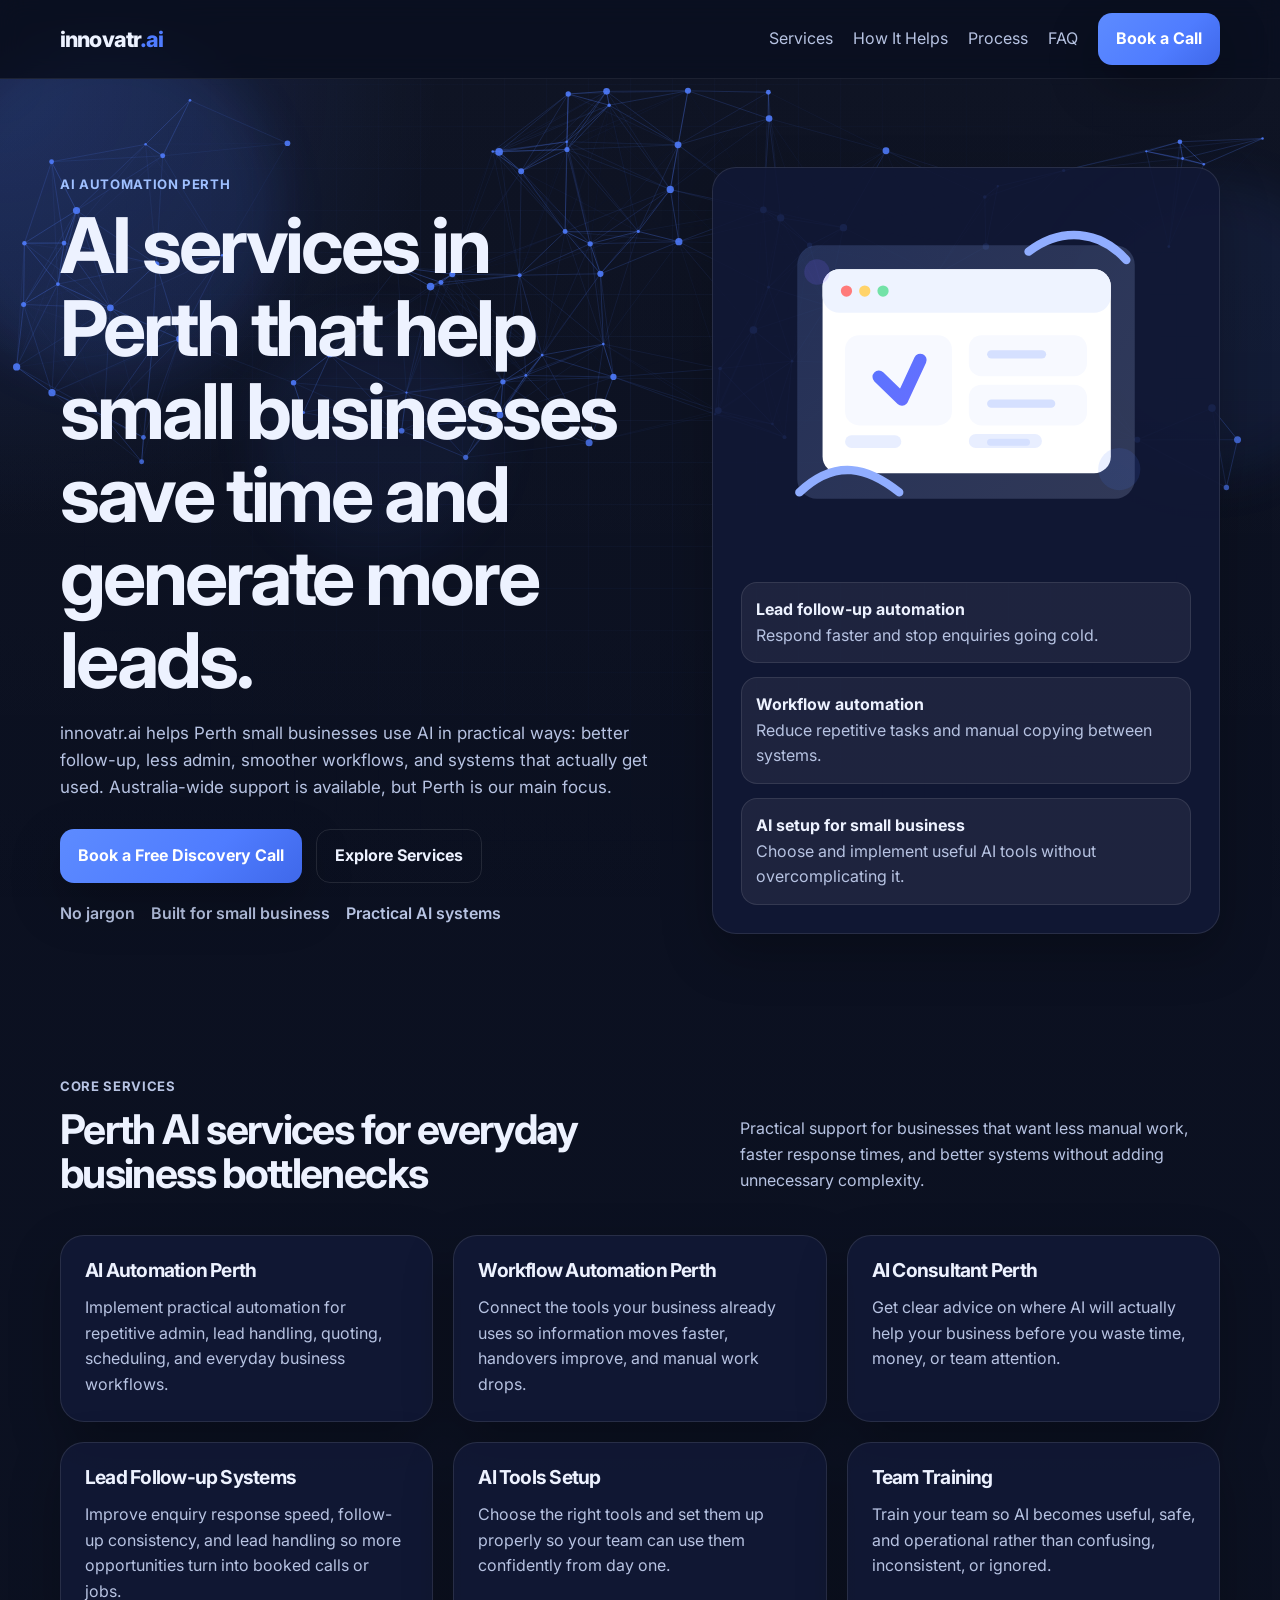
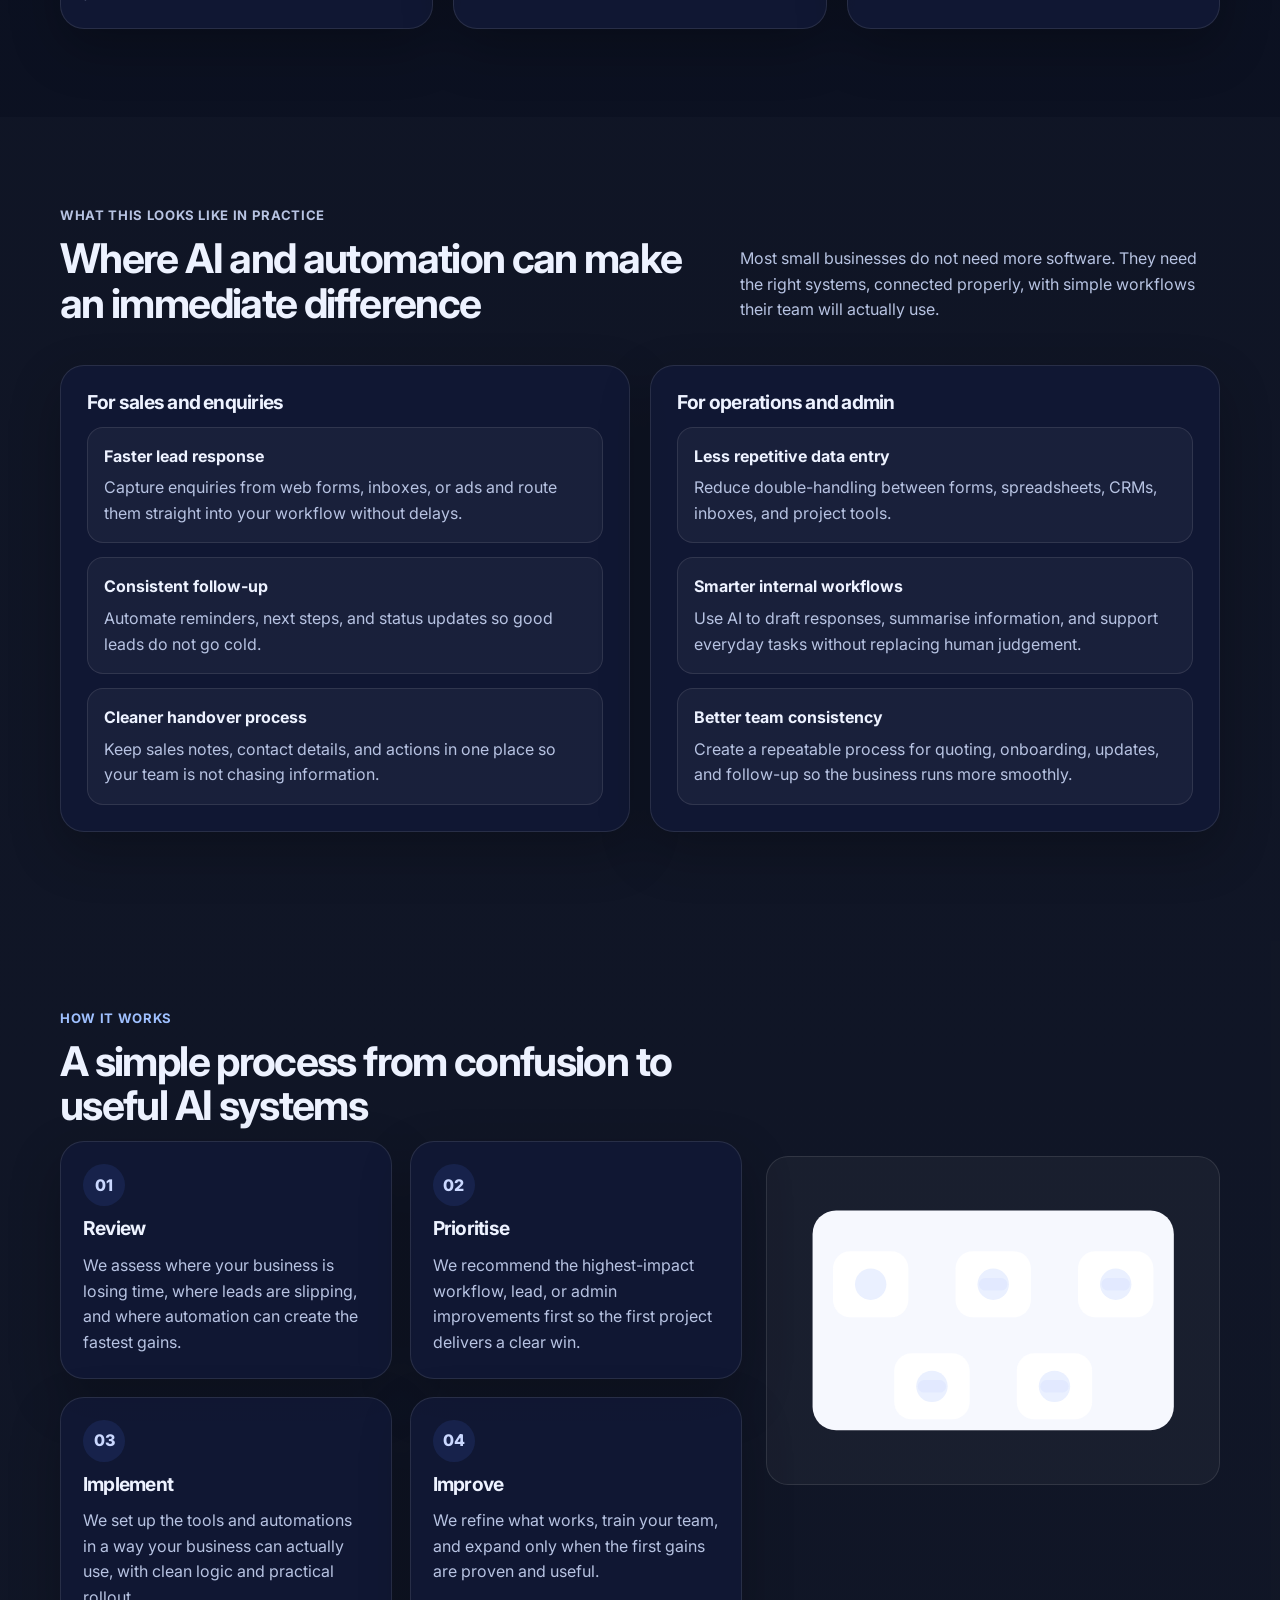
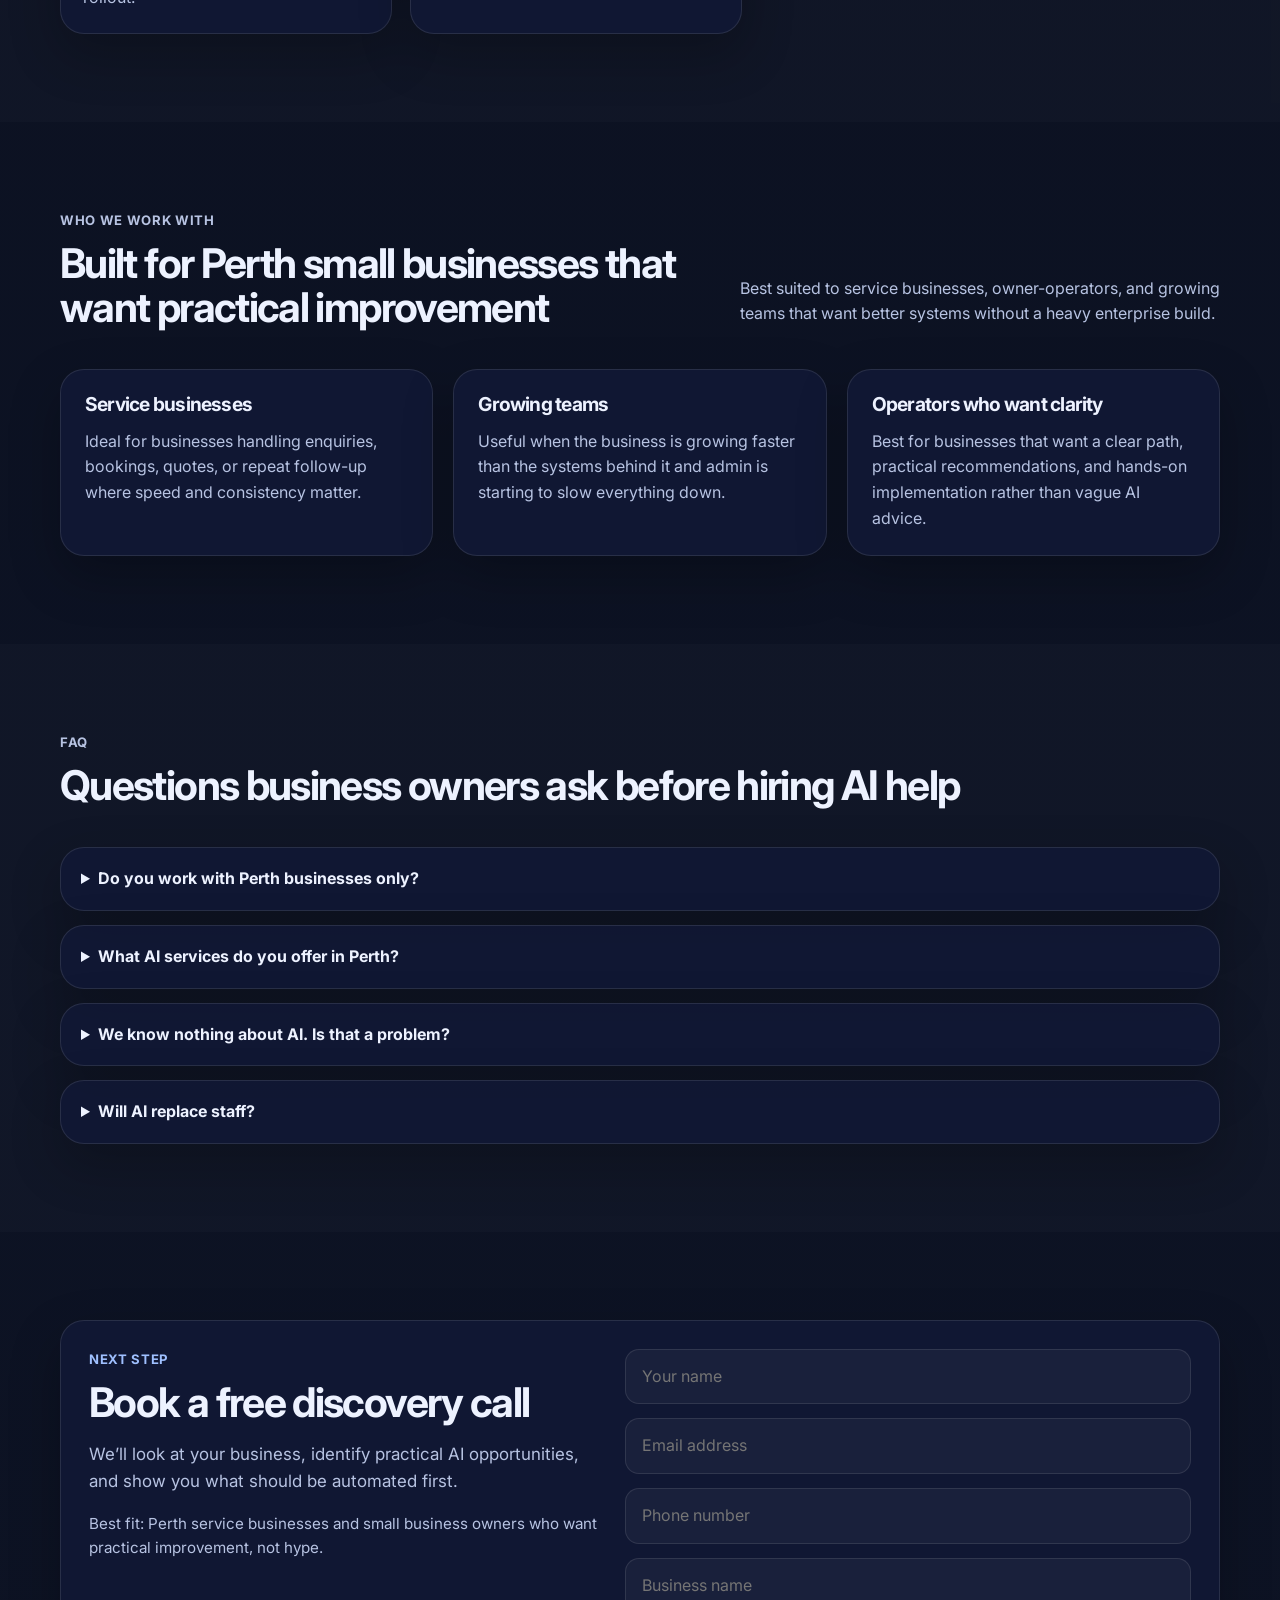
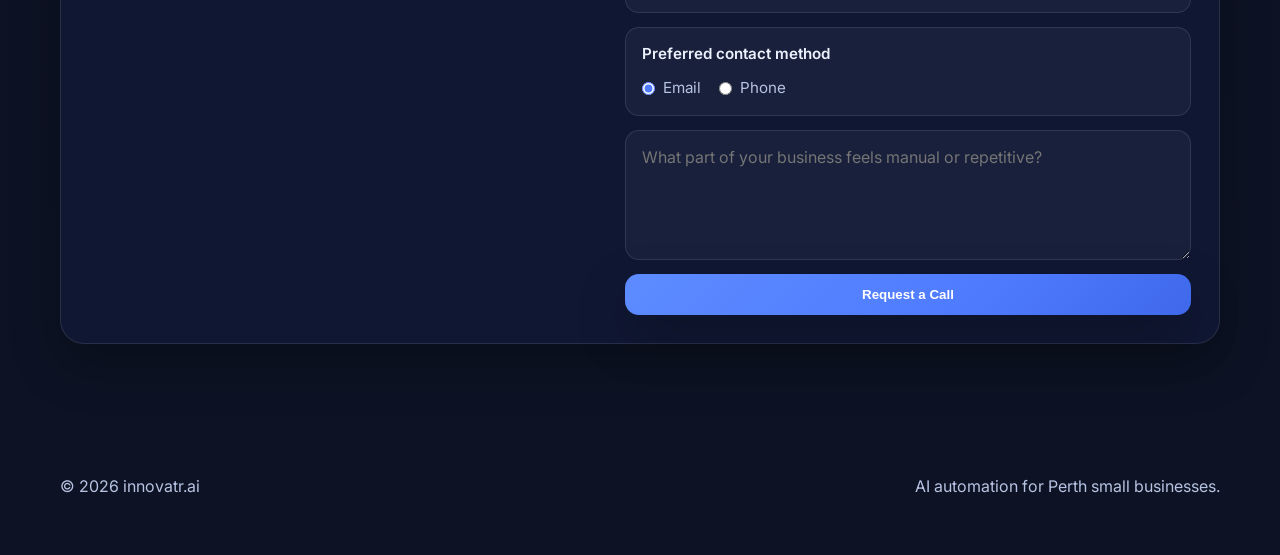
<file: index.html>
<!doctype html>
<html lang="en">
<head>
  <meta charset="UTF-8" />
  <meta name="viewport" content="width=device-width, initial-scale=1.0" />
  <title>AI Automation Perth for Small Business | innovatr.ai</title>
  <meta name="description" content="innovatr.ai helps Perth small businesses save time with AI automation, workflow systems, lead follow-up automation, and practical AI services that improve operations without the jargon." />
  <meta name="robots" content="index,follow,max-image-preview:large" />
  <meta name="keywords" content="AI automation Perth, AI services Perth, AI consultant Perth, small business AI Perth, workflow automation Perth, AI automation Australia" />
  <link rel="canonical" href="https://innovatr.ai/" />
  <meta property="og:title" content="AI Automation Perth for Small Business | innovatr.ai" />
  <meta property="og:description" content="Practical AI automation and workflow improvement for Perth small businesses. Save time, reduce admin, and generate more enquiries." />
  <meta property="og:type" content="website" />
  <meta property="og:url" content="https://innovatr.ai/" />
  <meta name="twitter:card" content="summary_large_image" />
  <meta name="twitter:title" content="AI Automation Perth for Small Business | innovatr.ai" />
  <meta name="twitter:description" content="AI services in Perth for small businesses that want practical automation and better systems." />
  <script type="application/ld+json">
  {
    "@context": "https://schema.org",
    "@graph": [
      {
        "@type": "ProfessionalService",
        "name": "innovatr.ai",
        "url": "https://innovatr.ai/",
        "description": "AI automation and workflow improvement services for small businesses in Perth and across Australia.",
        "areaServed": [
          {"@type": "City", "name": "Perth"},
          {"@type": "Country", "name": "Australia"}
        ],
        "serviceType": [
          "AI automation",
          "Workflow automation",
          "Lead follow-up automation",
          "AI tools setup",
          "AI consulting for small business"
        ]
      },
      {
        "@type": "FAQPage",
        "mainEntity": [
          {
            "@type": "Question",
            "name": "Do you work with Perth businesses only?",
            "acceptedAnswer": {
              "@type": "Answer",
              "text": "Perth is our primary focus, especially for local service businesses, but we can also work with businesses across Australia."
            }
          },
          {
            "@type": "Question",
            "name": "What AI services do you offer in Perth?",
            "acceptedAnswer": {
              "@type": "Answer",
              "text": "We help with AI automation, workflow improvement, lead follow-up systems, internal admin processes, AI tool setup, and practical team implementation."
            }
          }
        ]
      }
    ]
  }
  </script>
  <link rel="preconnect" href="https://fonts.googleapis.com">
  <link rel="preconnect" href="https://fonts.gstatic.com" crossorigin>
  <link href="https://fonts.googleapis.com/css2?family=Inter:wght@400;500;600;700;800&display=swap" rel="stylesheet">
  <style>
    :root {
      --bg: #0d1324;
      --bg-soft: #121a31;
      --panel: rgba(18, 25, 54, 0.88);
      --panel-2: rgba(255,255,255,0.06);
      --text: #edf2ff;
      --muted: #b7c3e2;
      --line: rgba(255,255,255,0.1);
      --brand: #4f7cff;
      --brand-dark: #2b57d9;
      --brand-soft: rgba(79,124,255,0.12);
      --white: #ffffff;
      --shadow: 0 20px 50px rgba(0, 0, 0, 0.25);
    }
    * { box-sizing: border-box; }
    html { scroll-behavior: smooth; }
    body {
      margin: 0;
      font-family: 'Inter', sans-serif;
      color: var(--text);
      background: linear-gradient(180deg, #0b1020 0%, #0d1324 100%);
      line-height: 1.6;
      overflow-x: hidden;
      position: relative;
    }
    .bg-animation {
      position: fixed;
      inset: 0;
      pointer-events: none;
      z-index: -1;
      overflow: hidden;
      mask-image: linear-gradient(to bottom, rgba(0,0,0,1) 0%, rgba(0,0,0,1) 42%, rgba(0,0,0,0.55) 68%, rgba(0,0,0,0) 100%);
    }
    #particles {
      position: absolute;
      inset: 0;
      width: 100%;
      height: 100%;
      opacity: 1;
    }
    .orb {
      position: absolute;
      border-radius: 999px;
      filter: blur(24px);
      opacity: 0.55;
      animation: drift 18s ease-in-out infinite;
    }
    .orb-1 {
      width: 340px;
      height: 340px;
      background: rgba(79, 124, 255, 0.22);
      top: 40px;
      left: -60px;
    }
    .orb-2 {
      width: 300px;
      height: 300px;
      background: rgba(79, 124, 255, 0.16);
      top: 180px;
      right: -80px;
      animation-duration: 22s;
    }
    .orb-3 {
      width: 240px;
      height: 240px;
      background: rgba(79, 124, 255, 0.14);
      top: 320px;
      left: 20%;
      animation-duration: 20s;
    }
    .grid {
      position: absolute;
      inset: 0;
      background-image: linear-gradient(rgba(79,124,255,0.05) 1px, transparent 1px), linear-gradient(90deg, rgba(79,124,255,0.05) 1px, transparent 1px);
      background-size: 42px 42px;
      mask-image: radial-gradient(circle at center, black 20%, transparent 75%);
    }
    a { color: inherit; text-decoration: none; }
    .container { width: min(1160px, calc(100% - 40px)); margin: 0 auto; }
    .site-header {
      position: sticky; top: 0; z-index: 30;
      background: rgba(11, 16, 32, 0.72);
      backdrop-filter: blur(12px);
      border-bottom: 1px solid rgba(255,255,255,0.08);
    }
    .nav { min-height: 78px; display: flex; align-items: center; justify-content: space-between; gap: 20px; }
    .brand { font-size: 1.35rem; font-weight: 800; letter-spacing: -0.04em; }
    .brand span { color: var(--brand); }
    nav { display: flex; align-items: center; gap: 20px; color: var(--muted); }
    nav a:not(.btn) { position: relative; padding: 6px 0; }
    nav a:not(.btn)::after {
      content: ""; position: absolute; left: 0; bottom: -2px; width: 100%; height: 2px;
      background: linear-gradient(90deg, var(--brand), rgba(79,124,255,0.3)); transform: scaleX(0); transform-origin: left; transition: transform .2s ease;
    }
    nav a:not(.btn):hover::after { transform: scaleX(1); }
    .btn {
      display: inline-flex; align-items: center; justify-content: center; gap: 10px; padding: 13px 18px; border-radius: 14px;
      background: linear-gradient(135deg, #5d8bff 0%, var(--brand) 60%, #3f68ea 100%);
      color: white; font-weight: 700; border: 0; box-shadow: var(--shadow);
      transition: transform .26s ease, box-shadow .26s ease, background .26s ease, border-color .26s ease, opacity .26s ease;
      will-change: transform;
      cursor: pointer;
    }
    .btn:hover {
      transform: translateY(-2px);
      box-shadow: 0 26px 60px rgba(0, 0, 0, 0.34);
      background: linear-gradient(135deg, #6c97ff 0%, #5683ff 60%, #476ff0 100%);
    }
    .btn:active {
      transform: translateY(0) scale(0.985);
      box-shadow: 0 12px 30px rgba(0, 0, 0, 0.24);
    }
    .btn:focus-visible {
      outline: 2px solid rgba(159, 192, 255, 0.95);
      outline-offset: 3px;
    }
    .btn-secondary {
      background: transparent;
      border: 1px solid var(--line);
      color: var(--text);
      box-shadow: none;
    }
    .btn-secondary:hover {
      background: rgba(255,255,255,0.08);
      border-color: rgba(255,255,255,0.18);
      box-shadow: 0 18px 40px rgba(0, 0, 0, 0.22);
    }
    .btn.is-loading,
    .btn:disabled {
      opacity: 0.88;
      cursor: wait;
      pointer-events: none;
      transform: none;
      box-shadow: 0 14px 34px rgba(0, 0, 0, 0.2);
    }
    .hero {
      position: relative; padding: 88px 0 54px;
      background: radial-gradient(circle at top left, rgba(79,124,255,0.18), transparent 28%), linear-gradient(180deg, rgba(255,255,255,0.02), rgba(255,255,255,0));
    }
    .hero-grid { display: grid; grid-template-columns: 1.1fr .9fr; gap: 30px; align-items: center; }
    .eyebrow { margin: 0 0 10px; color: #9fc0ff; font-size: .82rem; font-weight: 700; text-transform: uppercase; letter-spacing: .05em; }
    h1,h2,h3 { margin: 0 0 14px; line-height: 1.08; letter-spacing: -.04em; }
    h1 { font-size: clamp(2.7rem, 6vw, 4.9rem); max-width: 12ch; }
    h2 { font-size: clamp(1.9rem, 3.2vw, 3.2rem); }
    h3 { font-size: 1.2rem; }
    .lead, .section-text, .subtext { color: var(--muted); font-size: 1.06rem; }
    .hero-actions { display: flex; gap: 14px; flex-wrap: wrap; margin: 28px 0 18px; }
    .trust-list { list-style: none; padding: 0; margin: 0; display: flex; gap: 16px; flex-wrap: wrap; color: var(--muted); font-weight: 600; }
    .hero-card, .card, .step, .faq details, .cta-box, .feature-panel {
      background: var(--panel); border: 1px solid var(--line); border-radius: 24px; box-shadow: var(--shadow);
    }
    .hero-card { padding: 28px; }
    .hero-card img, .side-illustration img { width: 100%; height: auto; display: block; }
    .hero-card { display: grid; gap: 20px; }
    .mini-list { display: grid; gap: 14px; }
    .mini-list div { padding: 14px; border-radius: 16px; background: var(--panel-2); border: 1px solid var(--line); }
    .mini-list span { color: var(--muted); display: block; }
    .section { padding: 88px 0; }
    .alt { background: rgba(255,255,255,0.02); }
    .section-heading { display: flex; justify-content: space-between; gap: 20px; align-items: end; margin-bottom: 26px; }
    .section-heading p { max-width: 480px; color: var(--muted); }
    .cards { display: grid; gap: 20px; }
    .three-up { grid-template-columns: repeat(3, minmax(0,1fr)); }
    .two-up { grid-template-columns: repeat(2, minmax(0,1fr)); }
    .card { padding: 24px; }
    .card p { margin: 0; color: var(--muted); }
    .steps { display: grid; grid-template-columns: repeat(2, minmax(0,1fr)); gap: 18px; }
    .step { padding: 22px; }
    .step span {
      width: 42px; height: 42px; border-radius: 999px; display: inline-flex; align-items: center; justify-content: center;
      background: var(--brand-soft); color: #cbd8ff; font-weight: 800; margin-bottom: 12px;
    }
    .step p { margin: 0; color: var(--muted); }
    .how-grid { display: grid; grid-template-columns: 1.2fr .8fr; gap: 24px; align-items: center; }
    .side-illustration { padding: 22px; background: rgba(255,255,255,0.04); border: 1px solid var(--line); border-radius: 22px; }
    .process-animated-svg {
      width: 100%;
      height: auto;
      display: block;
    }
    .process-animated-svg .flow-line {
      stroke-dasharray: 120;
      stroke-dashoffset: 120;
      animation: drawFlow 6.2s ease-in-out infinite;
    }
    .process-animated-svg .flow-line.delay-2 { animation-delay: .9s; }
    .process-animated-svg .flow-line.delay-3 { animation-delay: 1.8s; }
    .process-animated-svg .flow-line.delay-4 { animation-delay: 2.7s; }
    .process-animated-svg .node {
      transform-box: fill-box;
      transform-origin: center;
      animation: nodePulse 6.2s ease-in-out infinite;
    }
    .process-animated-svg .node.n2 { animation-delay: .9s; }
    .process-animated-svg .node.n3 { animation-delay: 1.8s; }
    .process-animated-svg .node.n4 { animation-delay: 2.7s; }
    .process-animated-svg .node.n5 { animation-delay: 3.6s; }
    .process-animated-svg .mini-bar {
      opacity: .25;
      animation: barGlow 6.2s ease-in-out infinite;
    }
    .process-animated-svg .mini-bar.b2 { animation-delay: 1.8s; }
    .process-animated-svg .mini-bar.b3 { animation-delay: 2.7s; }
    .process-animated-svg .mini-bar.b4 { animation-delay: 3.6s; }
    .process-animated-svg .tick-mark {
      stroke-dasharray: 28;
      stroke-dashoffset: 28;
      animation: tickReveal 6.2s ease-in-out infinite;
    }
    .feature-panel { padding: 26px; }
    .feature-list { display: grid; gap: 14px; }
    .feature-item { padding: 16px; border-radius: 16px; background: rgba(255,255,255,0.04); border: 1px solid var(--line); }
    .feature-item strong { display: block; margin-bottom: 6px; }
    .feature-item p { margin: 0; color: var(--muted); }
    .faq { display: grid; gap: 14px; }
    .faq details { padding: 18px 20px; }
    .faq summary { cursor: pointer; font-weight: 700; }
    .faq p { margin: 10px 0 0; color: var(--muted); }
    .cta-box { display: grid; grid-template-columns: .95fr 1.05fr; gap: 24px; padding: 28px; }
    .contact-form { display: grid; gap: 14px; }
    .form-status {
      display: none;
      margin-top: 16px;
      padding: 14px 16px;
      border-radius: 14px;
      border: 1px solid var(--line);
      background: rgba(255,255,255,0.04);
      color: var(--text);
    }
    .hp-field {
      position: absolute !important;
      left: -9999px !important;
      width: 1px;
      height: 1px;
      overflow: hidden;
    }
    .form-status.is-visible { display: block; }
    .form-status.is-success {
      background: rgba(44, 182, 125, 0.12);
      border-color: rgba(44, 182, 125, 0.35);
    }
    .form-status.is-error {
      background: rgba(255, 107, 107, 0.12);
      border-color: rgba(255, 107, 107, 0.35);
    }
    input, textarea {
      width: 100%; border: 1px solid var(--line); border-radius: 14px; padding: 14px 16px;
      font: inherit; color: var(--text); background: rgba(255,255,255,0.04);
    }
    .radio-group {
      display: grid;
      gap: 10px;
      padding: 14px 16px;
      border-radius: 14px;
      border: 1px solid var(--line);
      background: rgba(255,255,255,0.04);
    }
    .radio-group-label {
      font-size: 0.95rem;
      font-weight: 600;
      color: var(--text);
    }
    .radio-options {
      display: flex;
      gap: 18px;
      flex-wrap: wrap;
    }
    .radio-option {
      display: inline-flex;
      align-items: center;
      gap: 8px;
      color: var(--muted);
      font-size: 0.95rem;
    }
    .radio-option input {
      width: auto;
      margin: 0;
      accent-color: var(--brand);
    }
    textarea { min-height: 130px; resize: vertical; }
    .footer { padding: 26px 0 40px; color: var(--muted); }
    .footer-row { display: flex; justify-content: space-between; gap: 16px; }
    .small { font-size: .95rem; color: var(--muted); }
    @keyframes drift {
      0%, 100% { transform: translate3d(0, 0, 0) scale(1); }
      50% { transform: translate3d(18px, -24px, 0) scale(1.06); }
    }
    @keyframes drawFlow {
      0%, 8% { stroke-dashoffset: 120; opacity: .18; }
      18%, 78% { stroke-dashoffset: 0; opacity: 1; }
      100% { stroke-dashoffset: 0; opacity: .2; }
    }
    @keyframes nodePulse {
      0%, 10% { transform: scale(1); opacity: .72; }
      18%, 28% { transform: scale(1.12); opacity: 1; }
      36%, 100% { transform: scale(1); opacity: .88; }
    }
    @keyframes barGlow {
      0%, 18% { opacity: .18; }
      26%, 82% { opacity: .9; }
      100% { opacity: .25; }
    }
    @keyframes tickReveal {
      0%, 62% { stroke-dashoffset: 28; opacity: 0; }
      72%, 88% { stroke-dashoffset: 0; opacity: 1; }
      100% { stroke-dashoffset: 0; opacity: .92; }
    }
    @media (max-width: 920px) {
      .hero-grid, .three-up, .two-up, .how-grid, .cta-box, .section-heading, .steps { grid-template-columns: 1fr; }
      nav { display: none; }
    }
    @media (max-width: 640px) {
      .container { width: min(1160px, calc(100% - 24px)); }
      .btn, .btn-secondary { width: 100%; }
      .hero { padding-top: 56px; }
      .section { padding: 68px 0; }
      .trust-list, .footer-row { display: grid; }
    }
  </style>
</head>
<body>
  <div class="bg-animation" aria-hidden="true">
    <canvas id="particles"></canvas>
    <span class="orb orb-1"></span>
    <span class="orb orb-2"></span>
    <span class="orb orb-3"></span>
    <span class="grid"></span>
  </div>
  <header class="site-header">
    <div class="container nav">
      <a class="brand" href="#top">innovatr<span>.ai</span></a>
      <nav>
        <a href="#services">Services</a>
        <a href="#how-it-helps">How It Helps</a>
        <a href="#process">Process</a>
        <a href="#faq">FAQ</a>
        <a href="#contact" class="btn">Book a Call</a>
      </nav>
    </div>
  </header>

  <main id="top">
    <section class="hero">
      <div class="container hero-grid">
        <div>
          <p class="eyebrow">AI automation Perth</p>
          <h1>AI services in Perth that help small businesses save time and generate more leads.</h1>
          <p class="lead">innovatr.ai helps Perth small businesses use AI in practical ways: better follow-up, less admin, smoother workflows, and systems that actually get used. Australia-wide support is available, but Perth is our main focus.</p>
          <div class="hero-actions">
            <a href="#contact" class="btn">Book a Free Discovery Call</a>
            <a href="#services" class="btn btn-secondary">Explore Services</a>
          </div>
          <ul class="trust-list">
            <li>No jargon</li>
            <li>Built for small business</li>
            <li>Practical AI systems</li>
          </ul>
        </div>
        <div class="hero-card">
          <img src="assets/hero-automation.svg" alt="AI automation and workflow improvement illustration for small business" />
          <div class="mini-list">
            <div>
              <strong>Lead follow-up automation</strong>
              <span>Respond faster and stop enquiries going cold.</span>
            </div>
            <div>
              <strong>Workflow automation</strong>
              <span>Reduce repetitive tasks and manual copying between systems.</span>
            </div>
            <div>
              <strong>AI setup for small business</strong>
              <span>Choose and implement useful AI tools without overcomplicating it.</span>
            </div>
          </div>
        </div>
      </div>
    </section>

    <section id="services" class="section">
      <div class="container">
        <div class="section-heading">
          <div>
            <p class="eyebrow">Core services</p>
            <h2>Perth AI services for everyday business bottlenecks</h2>
          </div>
          <p>Practical support for businesses that want less manual work, faster response times, and better systems without adding unnecessary complexity.</p>
        </div>
        <div class="cards three-up">
          <article class="card">
            <h3>AI Automation Perth</h3>
            <p>Implement practical automation for repetitive admin, lead handling, quoting, scheduling, and everyday business workflows.</p>
          </article>
          <article class="card">
            <h3>Workflow Automation Perth</h3>
            <p>Connect the tools your business already uses so information moves faster, handovers improve, and manual work drops.</p>
          </article>
          <article class="card">
            <h3>AI Consultant Perth</h3>
            <p>Get clear advice on where AI will actually help your business before you waste time, money, or team attention.</p>
          </article>
          <article class="card">
            <h3>Lead Follow-up Systems</h3>
            <p>Improve enquiry response speed, follow-up consistency, and lead handling so more opportunities turn into booked calls or jobs.</p>
          </article>
          <article class="card">
            <h3>AI Tools Setup</h3>
            <p>Choose the right tools and set them up properly so your team can use them confidently from day one.</p>
          </article>
          <article class="card">
            <h3>Team Training</h3>
            <p>Train your team so AI becomes useful, safe, and operational rather than confusing, inconsistent, or ignored.</p>
          </article>
        </div>
      </div>
    </section>

    <section id="how-it-helps" class="section alt">
      <div class="container">
        <div class="section-heading">
          <div>
            <p class="eyebrow">What this looks like in practice</p>
            <h2>Where AI and automation can make an immediate difference</h2>
          </div>
          <p>Most small businesses do not need more software. They need the right systems, connected properly, with simple workflows their team will actually use.</p>
        </div>
        <div class="cards two-up">
          <div class="feature-panel">
            <h3>For sales and enquiries</h3>
            <div class="feature-list">
              <div class="feature-item">
                <strong>Faster lead response</strong>
                <p>Capture enquiries from web forms, inboxes, or ads and route them straight into your workflow without delays.</p>
              </div>
              <div class="feature-item">
                <strong>Consistent follow-up</strong>
                <p>Automate reminders, next steps, and status updates so good leads do not go cold.</p>
              </div>
              <div class="feature-item">
                <strong>Cleaner handover process</strong>
                <p>Keep sales notes, contact details, and actions in one place so your team is not chasing information.</p>
              </div>
            </div>
          </div>
          <div class="feature-panel">
            <h3>For operations and admin</h3>
            <div class="feature-list">
              <div class="feature-item">
                <strong>Less repetitive data entry</strong>
                <p>Reduce double-handling between forms, spreadsheets, CRMs, inboxes, and project tools.</p>
              </div>
              <div class="feature-item">
                <strong>Smarter internal workflows</strong>
                <p>Use AI to draft responses, summarise information, and support everyday tasks without replacing human judgement.</p>
              </div>
              <div class="feature-item">
                <strong>Better team consistency</strong>
                <p>Create a repeatable process for quoting, onboarding, updates, and follow-up so the business runs more smoothly.</p>
              </div>
            </div>
          </div>
        </div>
      </div>
    </section>

    <section id="process" class="section alt">
      <div class="container how-grid">
        <div>
          <p class="eyebrow">How it works</p>
          <h2>A simple process from confusion to useful AI systems</h2>
          <div class="steps">
            <div class="step">
              <span>01</span>
              <h3>Review</h3>
              <p>We assess where your business is losing time, where leads are slipping, and where automation can create the fastest gains.</p>
            </div>
            <div class="step">
              <span>02</span>
              <h3>Prioritise</h3>
              <p>We recommend the highest-impact workflow, lead, or admin improvements first so the first project delivers a clear win.</p>
            </div>
            <div class="step">
              <span>03</span>
              <h3>Implement</h3>
              <p>We set up the tools and automations in a way your business can actually use, with clean logic and practical rollout.</p>
            </div>
            <div class="step">
              <span>04</span>
              <h3>Improve</h3>
              <p>We refine what works, train your team, and expand only when the first gains are proven and useful.</p>
            </div>
          </div>
        </div>
        <div class="side-illustration">
          <svg class="process-animated-svg" viewBox="0 0 520 360" fill="none" xmlns="http://www.w3.org/2000/svg" aria-label="Animated workflow from first step through to completed result">
            <defs>
              <linearGradient id="processGradient" x1="46" y1="60" x2="454" y2="309" gradientUnits="userSpaceOnUse">
                <stop stop-color="#4F7CFF"/>
                <stop offset="1" stop-color="#7B61FF"/>
              </linearGradient>
            </defs>
            <rect x="30" y="40" width="460" height="280" rx="30" fill="#F6F8FE"/>
            <rect x="56" y="92" width="96" height="84" rx="22" fill="white"/>
            <rect x="212" y="92" width="96" height="84" rx="22" fill="white"/>
            <rect x="368" y="92" width="96" height="84" rx="22" fill="white"/>
            <rect x="134" y="222" width="96" height="84" rx="22" fill="white"/>
            <rect x="290" y="222" width="96" height="84" rx="22" fill="white"/>
            <path class="flow-line delay-1" d="M152 134H212" stroke="url(#processGradient)" stroke-width="8" stroke-linecap="round"/>
            <path class="flow-line delay-2" d="M308 134H368" stroke="url(#processGradient)" stroke-width="8" stroke-linecap="round"/>
            <path class="flow-line delay-3" d="M416 176V212H338" stroke="url(#processGradient)" stroke-width="8" stroke-linecap="round" stroke-linejoin="round"/>
            <path class="flow-line delay-4" d="M182 222V196" stroke="url(#processGradient)" stroke-width="8" stroke-linecap="round"/>
            <circle class="node n1" cx="104" cy="134" r="20" fill="#EAF0FF"/>
            <circle class="node n2" cx="260" cy="134" r="20" fill="#EAF0FF"/>
            <circle class="node n3" cx="416" cy="134" r="20" fill="#EAF0FF"/>
            <circle class="node n4" cx="182" cy="264" r="20" fill="#EAF0FF"/>
            <circle class="node n5" cx="338" cy="264" r="20" fill="#EAF0FF"/>
            <path class="tick-mark" d="M95 134L101 140L114 127" stroke="#4F7CFF" stroke-width="6" stroke-linecap="round" stroke-linejoin="round"/>
            <rect class="mini-bar b1" x="242" y="126" width="36" height="16" rx="8" fill="#4F7CFF" fill-opacity="0.2"/>
            <rect class="mini-bar b2" x="398" y="126" width="36" height="16" rx="8" fill="#4F7CFF" fill-opacity="0.2"/>
            <rect class="mini-bar b3" x="164" y="256" width="36" height="16" rx="8" fill="#4F7CFF" fill-opacity="0.2"/>
            <rect class="mini-bar b4" x="320" y="256" width="36" height="16" rx="8" fill="#4F7CFF" fill-opacity="0.2"/>
          </svg>
        </div>
      </div>
    </section>

    <section class="section">
      <div class="container">
        <div class="section-heading">
          <div>
            <p class="eyebrow">Who we work with</p>
            <h2>Built for Perth small businesses that want practical improvement</h2>
          </div>
          <p>Best suited to service businesses, owner-operators, and growing teams that want better systems without a heavy enterprise build.</p>
        </div>
        <div class="cards three-up">
          <article class="card">
            <h3>Service businesses</h3>
            <p>Ideal for businesses handling enquiries, bookings, quotes, or repeat follow-up where speed and consistency matter.</p>
          </article>
          <article class="card">
            <h3>Growing teams</h3>
            <p>Useful when the business is growing faster than the systems behind it and admin is starting to slow everything down.</p>
          </article>
          <article class="card">
            <h3>Operators who want clarity</h3>
            <p>Best for businesses that want a clear path, practical recommendations, and hands-on implementation rather than vague AI advice.</p>
          </article>
        </div>
      </div>
    </section>

    <section id="faq" class="section alt">
      <div class="container">
        <div class="section-heading">
          <div>
            <p class="eyebrow">FAQ</p>
            <h2>Questions business owners ask before hiring AI help</h2>
          </div>
        </div>
        <div class="faq">
          <details>
            <summary>Do you work with Perth businesses only?</summary>
            <p>Perth is our main focus, especially for local service businesses, but we can also work with businesses across Australia.</p>
          </details>
          <details>
            <summary>What AI services do you offer in Perth?</summary>
            <p>We help with AI automation, workflow improvement, lead follow-up systems, AI tools setup, internal admin systems, and practical implementation support.</p>
          </details>
          <details>
            <summary>We know nothing about AI. Is that a problem?</summary>
            <p>No. Most small business owners start there. The goal is to make it practical, clear, and useful, not technical for the sake of it.</p>
          </details>
          <details>
            <summary>Will AI replace staff?</summary>
            <p>Usually the goal is not to replace staff. It is to reduce repetitive work, improve speed, and help your team operate more effectively.</p>
          </details>
        </div>
      </div>
    </section>

    <section id="contact" class="section">
      <div class="container cta-box">
        <div>
          <p class="eyebrow">Next step</p>
          <h2>Book a free discovery call</h2>
          <p class="subtext">We’ll look at your business, identify practical AI opportunities, and show you what should be automated first.</p>
          <p class="small">Best fit: Perth service businesses and small business owners who want practical improvement, not hype.</p>
        </div>
        <form class="contact-form" action="contact.php" method="post">
          <div class="hp-field" aria-hidden="true">
            <label for="website">Website</label>
            <input type="text" id="website" name="website" tabindex="-1" autocomplete="off" />
          </div>
          <input type="hidden" name="form_started_at" id="form-started-at" value="" />
          <input type="text" name="name" placeholder="Your name" required />
          <input type="email" name="email" placeholder="Email address" required />
          <input type="tel" name="phone" placeholder="Phone number" />
          <input type="text" name="business_name" placeholder="Business name" />
          <div class="radio-group">
            <div class="radio-group-label">Preferred contact method</div>
            <div class="radio-options">
              <label class="radio-option"><input type="radio" name="contact_preference" value="Email" checked /> Email</label>
              <label class="radio-option"><input type="radio" name="contact_preference" value="Phone" /> Phone</label>
            </div>
          </div>
          <textarea name="message" placeholder="What part of your business feels manual or repetitive?" required></textarea>
          <button type="submit" class="btn" data-default-label="Request a Call" data-loading-label="Sending...">Request a Call</button>
        </form>
        <div id="form-status" class="form-status" aria-live="polite"></div>
      </div>
    </section>
  </main>

  <footer class="footer">
    <div class="container footer-row">
      <p>© 2026 innovatr.ai</p>
      <p>AI automation for Perth small businesses.</p>
    </div>
  </footer>

  <script>
    (function () {
      const canvas = document.getElementById('particles');
      const ctx = canvas ? canvas.getContext('2d') : null;
      let particles = [];
      let w = 0;
      let h = 0;
      let dpr = Math.min(window.devicePixelRatio || 1, 2);
      const mouse = { x: null, y: null, active: false };

      function resizeParticles() {
        if (!canvas || !ctx) return;
        w = window.innerWidth;
        h = window.innerHeight;
        canvas.width = w * dpr;
        canvas.height = h * dpr;
        canvas.style.width = w + 'px';
        canvas.style.height = h + 'px';
        ctx.setTransform(dpr, 0, 0, dpr, 0, 0);
        createParticles();
      }

      function createParticles() {
        const count = Math.max(90, Math.floor(w / 14));
        particles = Array.from({ length: count }, function () {
          return {
            x: Math.random() * w,
            y: 76 + (Math.random() * Math.min(h, 420)),
            vx: (Math.random() - 0.5) * 0.55,
            vy: (Math.random() - 0.5) * 0.45,
            r: Math.random() * 2.8 + 1.1
          };
        });
      }

      function drawParticles() {
        if (!canvas || !ctx) return;
        ctx.clearRect(0, 0, w, h);

        for (const p of particles) {
          p.x += p.vx;
          p.y += p.vy;

          if (mouse.active && mouse.x !== null && mouse.y !== null) {
            const dx = mouse.x - p.x;
            const dy = mouse.y - p.y;
            const dist = Math.hypot(dx, dy);
            if (dist < 180 && dist > 0) {
              const force = (180 - dist) / 180;
              p.x -= (dx / dist) * force * 2.6;
              p.y -= (dy / dist) * force * 2.1;
            }
          }

          if (p.x < 0 || p.x > w) p.vx *= -1;
          if (p.y < 0 || p.y > h) p.vy *= -1;

          ctx.beginPath();
          ctx.arc(p.x, p.y, p.r, 0, Math.PI * 2);
          ctx.fillStyle = 'rgba(79, 124, 255, 0.88)';
          ctx.fill();
        }

        for (let i = 0; i < particles.length; i++) {
          for (let j = i + 1; j < particles.length; j++) {
            const a = particles[i];
            const b = particles[j];
            const dx = a.x - b.x;
            const dy = a.y - b.y;
            const dist = Math.hypot(dx, dy);

            if (dist < 150) {
              ctx.beginPath();
              ctx.moveTo(a.x, a.y);
              ctx.lineTo(b.x, b.y);
              ctx.strokeStyle = 'rgba(79, 124, 255, ' + (0.42 * (1 - dist / 150)) + ')';
              ctx.lineWidth = 1;
              ctx.stroke();
            }
          }

          if (mouse.active && mouse.x !== null && mouse.y !== null) {
            const p = particles[i];
            const mdx = p.x - mouse.x;
            const mdy = p.y - mouse.y;
            const mdist = Math.hypot(mdx, mdy);
            if (mdist < 220) {
              ctx.beginPath();
              ctx.moveTo(p.x, p.y);
              ctx.lineTo(mouse.x, mouse.y);
              ctx.strokeStyle = 'rgba(79, 124, 255, ' + (0.56 * (1 - mdist / 220)) + ')';
              ctx.lineWidth = 1;
              ctx.stroke();
            }
          }
        }

        window.requestAnimationFrame(drawParticles);
      }

      window.addEventListener('mousemove', function (e) {
        mouse.x = e.clientX;
        mouse.y = e.clientY;
        mouse.active = true;
      });

      window.addEventListener('mouseleave', function () {
        mouse.active = false;
      });

      window.addEventListener('resize', resizeParticles);
      resizeParticles();
      drawParticles();

      const params = new URLSearchParams(window.location.search);
      const status = document.getElementById('form-status');
      const startedAt = document.getElementById('form-started-at');
      const form = document.querySelector('.contact-form');
      const submitButton = form ? form.querySelector('button[type="submit"]') : null;

      if (startedAt) {
        startedAt.value = String(Math.floor(Date.now() / 1000));
      }

      if (form && submitButton) {
        form.addEventListener('submit', function () {
          submitButton.disabled = true;
          submitButton.classList.add('is-loading');
          submitButton.textContent = submitButton.getAttribute('data-loading-label') || 'Sending...';
          submitButton.setAttribute('aria-busy', 'true');
        });
      }

      if (!status) return;

      const formState = params.get('form');
      if (formState === 'success') {
        status.textContent = 'Thanks — your request has been sent. We will be in touch soon.';
        status.className = 'form-status is-visible is-success';
      } else if (formState === 'error') {
        status.textContent = 'Something went wrong sending your request. Please try again or email us directly.';
        status.className = 'form-status is-visible is-error';
      }
    })();
  </script>
</body>
</html>
</file>
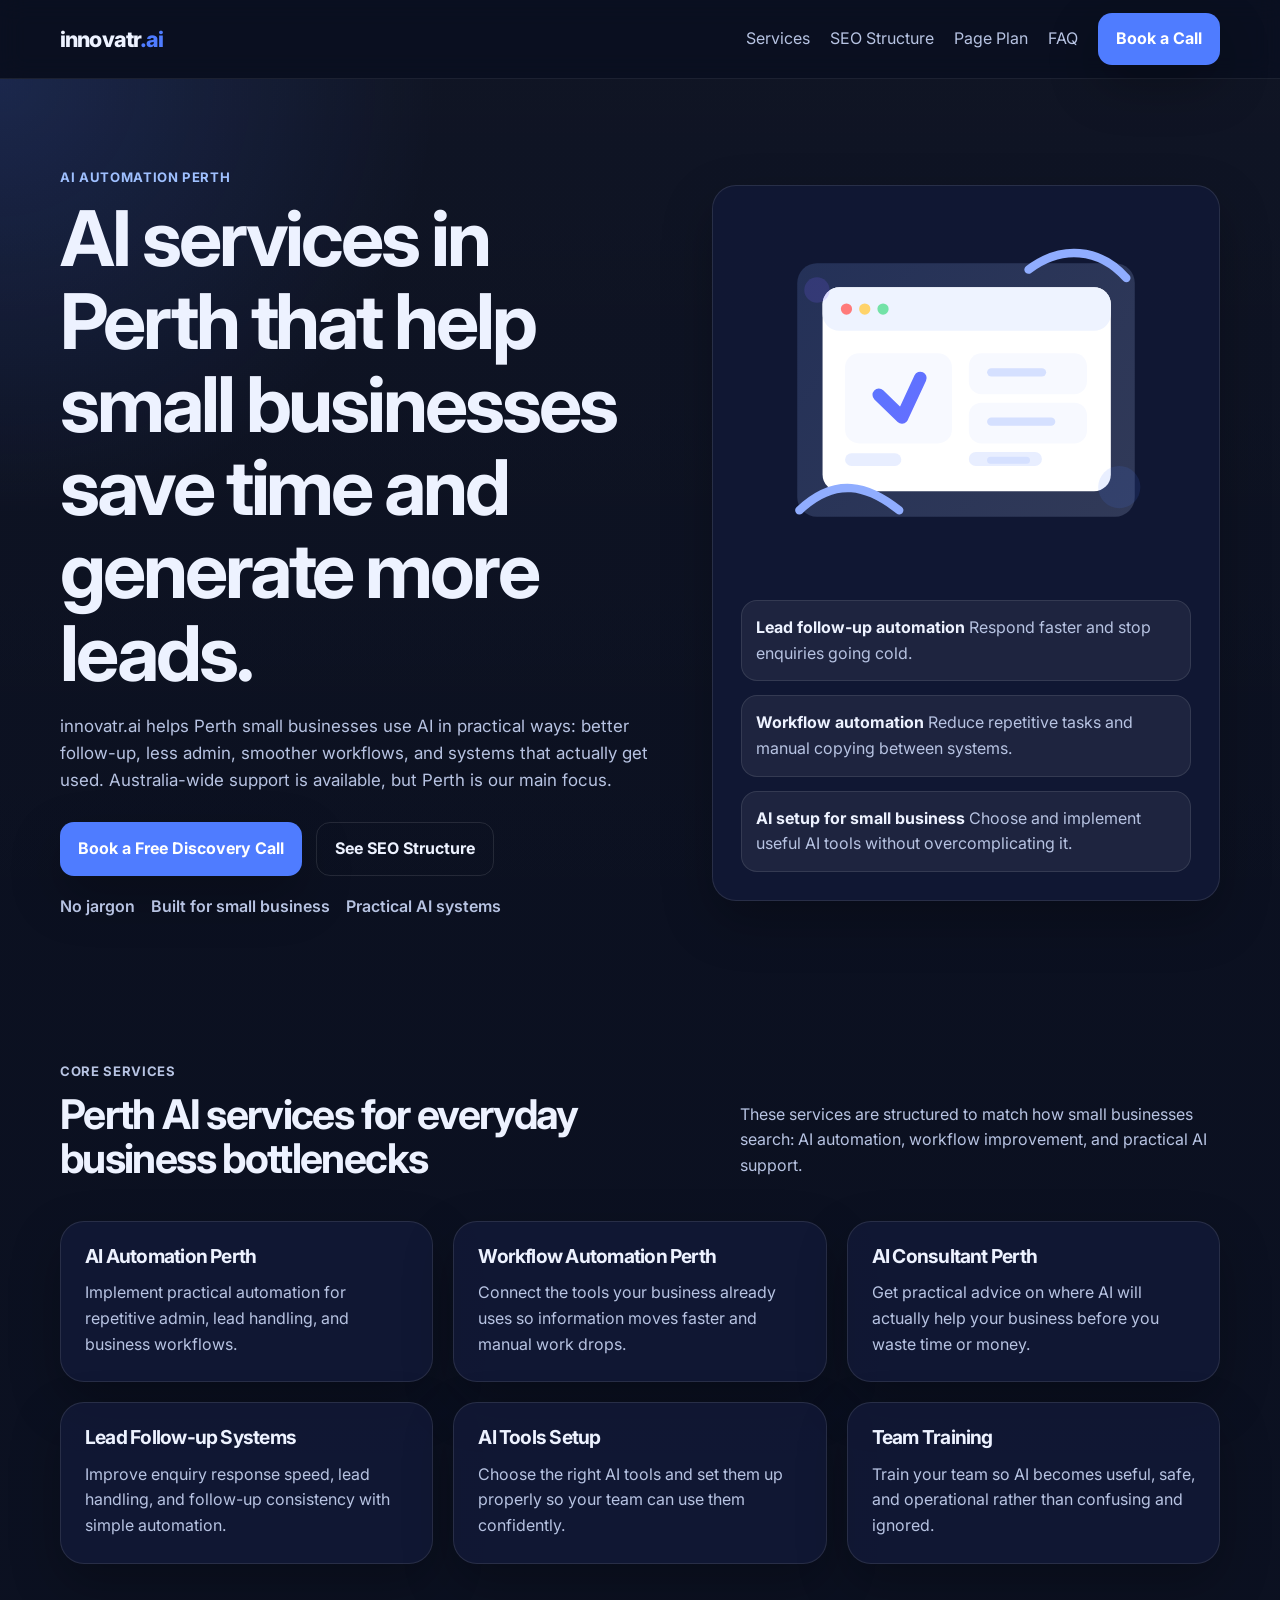
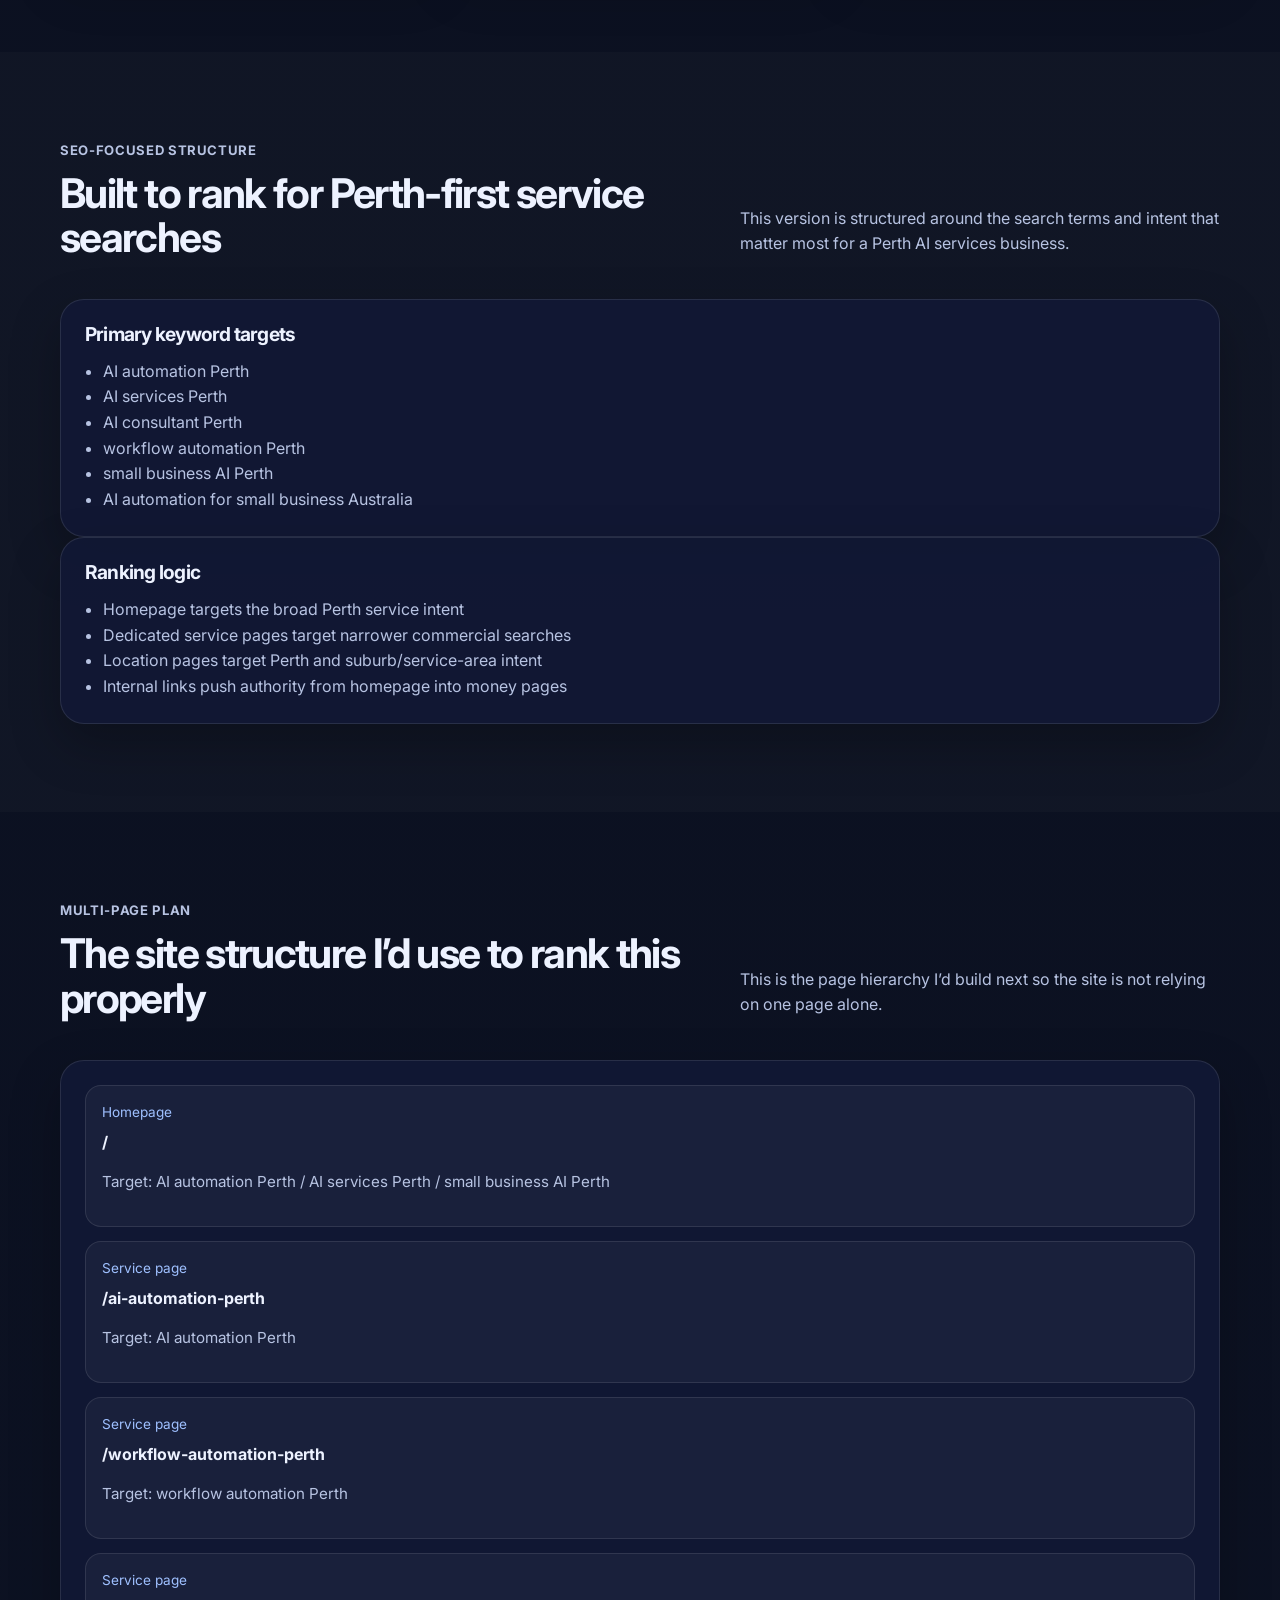
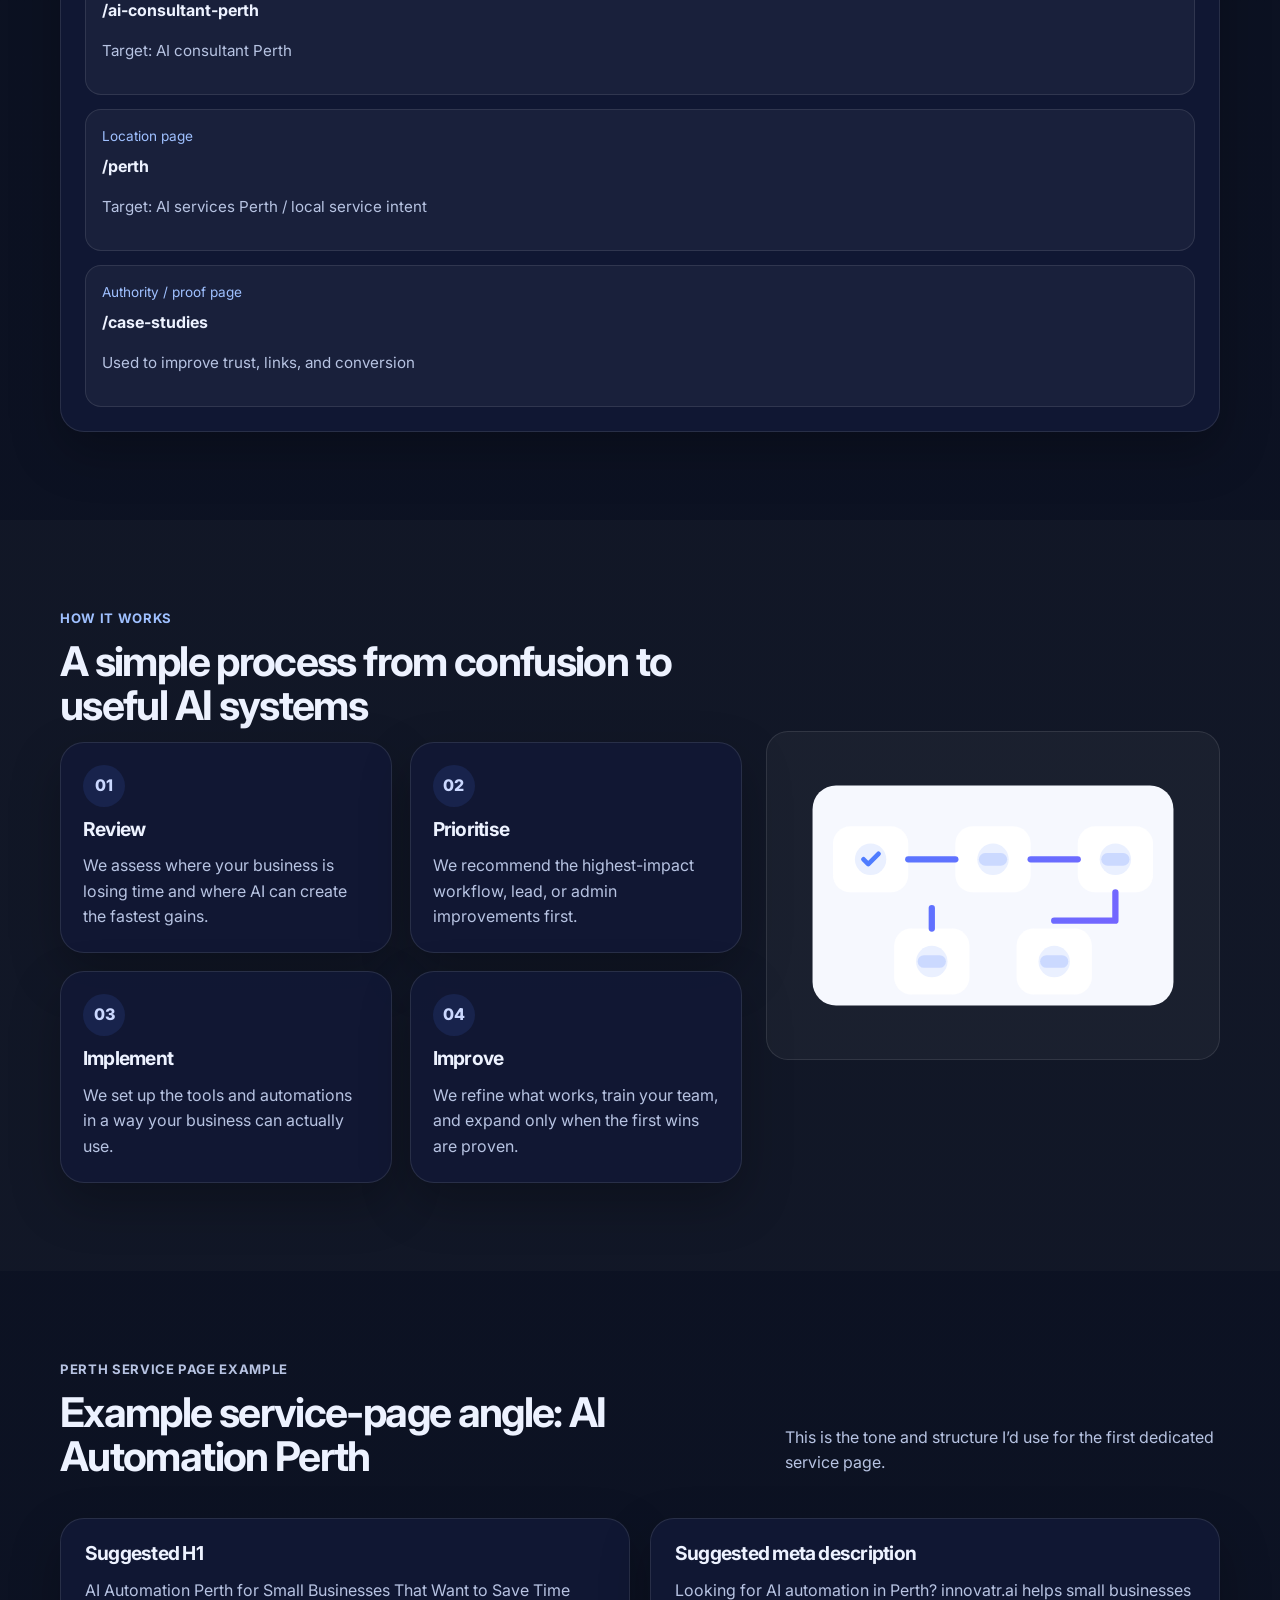
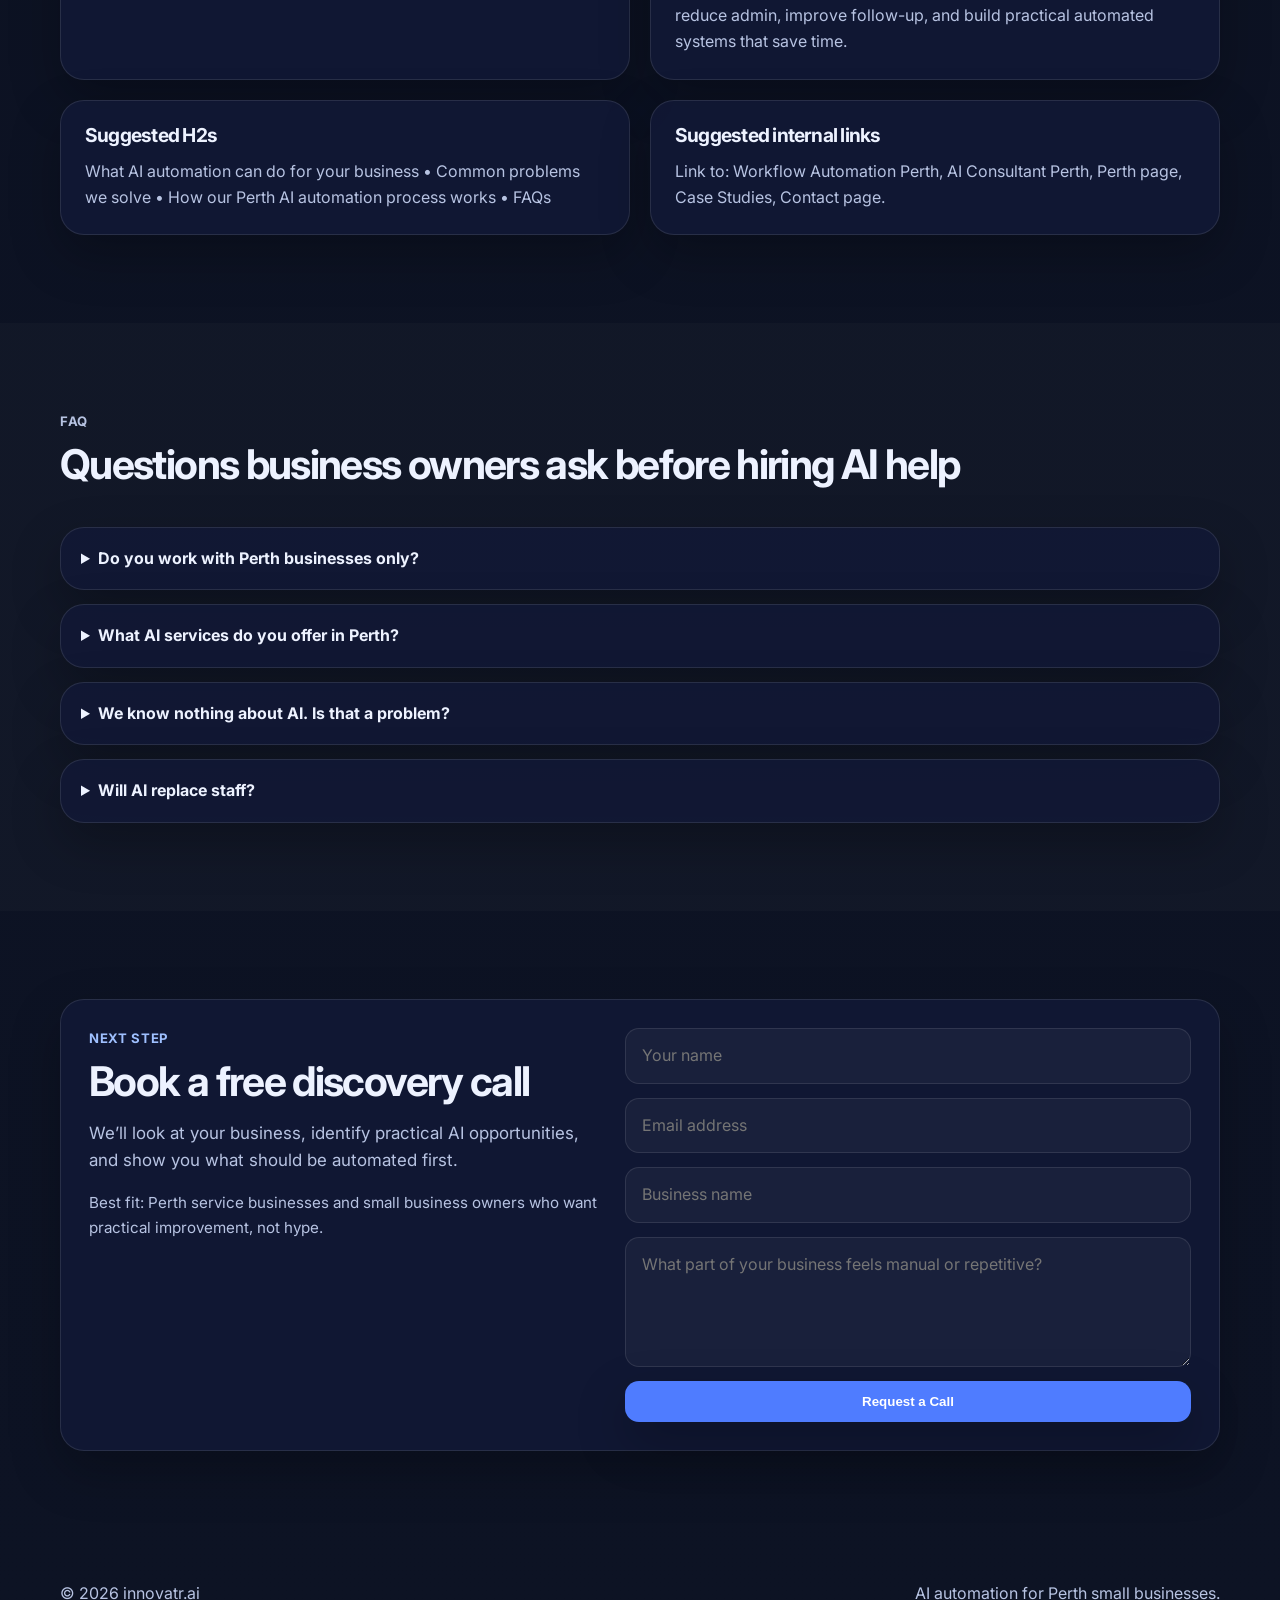
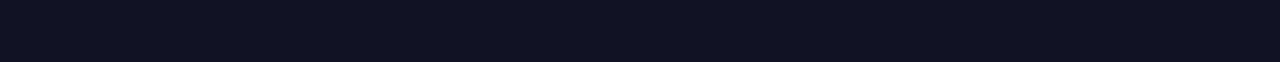
<file: index-v2.html>
<!doctype html>
<html lang="en">
<head>
  <meta charset="UTF-8" />
  <meta name="viewport" content="width=device-width, initial-scale=1.0" />
  <title>AI Automation Perth for Small Business | innovatr.ai</title>
  <meta name="description" content="innovatr.ai helps Perth small businesses save time with AI automation, workflow systems, lead follow-up automation, and practical AI services that improve operations without the jargon." />
  <meta name="robots" content="index,follow,max-image-preview:large" />
  <meta name="keywords" content="AI automation Perth, AI services Perth, AI consultant Perth, small business AI Perth, workflow automation Perth, AI automation Australia" />
  <link rel="canonical" href="https://innovatr.ai/" />
  <meta property="og:title" content="AI Automation Perth for Small Business | innovatr.ai" />
  <meta property="og:description" content="Practical AI automation and workflow improvement for Perth small businesses. Save time, reduce admin, and generate more enquiries." />
  <meta property="og:type" content="website" />
  <meta property="og:url" content="https://innovatr.ai/" />
  <meta name="twitter:card" content="summary_large_image" />
  <meta name="twitter:title" content="AI Automation Perth for Small Business | innovatr.ai" />
  <meta name="twitter:description" content="AI services in Perth for small businesses that want practical automation and better systems." />
  <script type="application/ld+json">
  {
    "@context": "https://schema.org",
    "@graph": [
      {
        "@type": "ProfessionalService",
        "name": "innovatr.ai",
        "url": "https://innovatr.ai/",
        "description": "AI automation and workflow improvement services for small businesses in Perth and across Australia.",
        "areaServed": [
          {"@type": "City", "name": "Perth"},
          {"@type": "Country", "name": "Australia"}
        ],
        "serviceType": [
          "AI automation",
          "Workflow automation",
          "Lead follow-up automation",
          "AI tools setup",
          "AI consulting for small business"
        ]
      },
      {
        "@type": "FAQPage",
        "mainEntity": [
          {
            "@type": "Question",
            "name": "Do you work with Perth businesses only?",
            "acceptedAnswer": {
              "@type": "Answer",
              "text": "Perth is our primary focus, especially for local service businesses, but we can also work with businesses across Australia."
            }
          },
          {
            "@type": "Question",
            "name": "What AI services do you offer in Perth?",
            "acceptedAnswer": {
              "@type": "Answer",
              "text": "We help with AI automation, workflow improvement, lead follow-up systems, internal admin processes, AI tool setup, and practical team implementation."
            }
          }
        ]
      }
    ]
  }
  </script>
  <link rel="preconnect" href="https://fonts.googleapis.com">
  <link rel="preconnect" href="https://fonts.gstatic.com" crossorigin>
  <link href="https://fonts.googleapis.com/css2?family=Inter:wght@400;500;600;700;800&display=swap" rel="stylesheet">
  <style>
    :root {
      --bg: #0d1324;
      --bg-soft: #121a31;
      --panel: rgba(18, 25, 54, 0.88);
      --panel-2: rgba(255,255,255,0.06);
      --text: #edf2ff;
      --muted: #b7c3e2;
      --line: rgba(255,255,255,0.1);
      --brand: #4f7cff;
      --brand-dark: #2b57d9;
      --brand-soft: rgba(79,124,255,0.12);
      --white: #ffffff;
      --shadow: 0 20px 50px rgba(0, 0, 0, 0.25);
    }
    * { box-sizing: border-box; }
    html { scroll-behavior: smooth; }
    body {
      margin: 0;
      font-family: 'Inter', sans-serif;
      color: var(--text);
      background: linear-gradient(180deg, #0b1020 0%, #0d1324 100%);
      line-height: 1.6;
      overflow-x: hidden;
    }
    a { color: inherit; text-decoration: none; }
    .container { width: min(1160px, calc(100% - 40px)); margin: 0 auto; }
    .site-header {
      position: sticky; top: 0; z-index: 30;
      background: rgba(11, 16, 32, 0.72);
      backdrop-filter: blur(12px);
      border-bottom: 1px solid rgba(255,255,255,0.08);
    }
    .nav { min-height: 78px; display: flex; align-items: center; justify-content: space-between; gap: 20px; }
    .brand { font-size: 1.35rem; font-weight: 800; letter-spacing: -0.04em; }
    .brand span { color: var(--brand); }
    nav { display: flex; align-items: center; gap: 20px; color: var(--muted); }
    nav a:not(.btn) { position: relative; padding: 6px 0; }
    nav a:not(.btn)::after {
      content: ""; position: absolute; left: 0; bottom: -2px; width: 100%; height: 2px;
      background: linear-gradient(90deg, var(--brand), rgba(79,124,255,0.3)); transform: scaleX(0); transform-origin: left; transition: transform .2s ease;
    }
    nav a:not(.btn):hover::after { transform: scaleX(1); }
    .btn {
      display: inline-flex; align-items: center; justify-content: center; padding: 13px 18px; border-radius: 14px;
      background: var(--brand); color: white; font-weight: 700; border: 0; box-shadow: var(--shadow);
    }
    .btn-secondary { background: transparent; border: 1px solid var(--line); color: var(--text); box-shadow: none; }
    .hero {
      position: relative; padding: 88px 0 54px;
      background: radial-gradient(circle at top left, rgba(79,124,255,0.18), transparent 28%), linear-gradient(180deg, rgba(255,255,255,0.02), rgba(255,255,255,0));
    }
    .hero-grid { display: grid; grid-template-columns: 1.1fr .9fr; gap: 30px; align-items: center; }
    .eyebrow { margin: 0 0 10px; color: #9fc0ff; font-size: .82rem; font-weight: 700; text-transform: uppercase; letter-spacing: .05em; }
    h1,h2,h3 { margin: 0 0 14px; line-height: 1.08; letter-spacing: -.04em; }
    h1 { font-size: clamp(2.7rem, 6vw, 4.9rem); max-width: 12ch; }
    h2 { font-size: clamp(1.9rem, 3.2vw, 3.2rem); }
    h3 { font-size: 1.2rem; }
    .lead, .section-text, .subtext { color: var(--muted); font-size: 1.06rem; }
    .hero-actions { display: flex; gap: 14px; flex-wrap: wrap; margin: 28px 0 18px; }
    .trust-list { list-style: none; padding: 0; margin: 0; display: flex; gap: 16px; flex-wrap: wrap; color: var(--muted); font-weight: 600; }
    .hero-card, .card, .step, .faq details, .cta-box, .seo-box, .page-plan {
      background: var(--panel); border: 1px solid var(--line); border-radius: 24px; box-shadow: var(--shadow);
    }
    .hero-card { padding: 28px; }
    .hero-card img, .side-illustration img { width: 100%; height: auto; display: block; }
    .hero-card { display: grid; gap: 20px; }
    .mini-list { display: grid; gap: 14px; }
    .mini-list div { padding: 14px; border-radius: 16px; background: var(--panel-2); border: 1px solid var(--line); }
    .mini-list span { color: var(--muted); }
    .section { padding: 88px 0; }
    .alt { background: rgba(255,255,255,0.02); }
    .section-heading { display: flex; justify-content: space-between; gap: 20px; align-items: end; margin-bottom: 26px; }
    .section-heading p { max-width: 480px; color: var(--muted); }
    .cards { display: grid; gap: 20px; }
    .three-up { grid-template-columns: repeat(3, minmax(0,1fr)); }
    .two-up { grid-template-columns: repeat(2, minmax(0,1fr)); }
    .card { padding: 24px; }
    .card p { margin: 0; color: var(--muted); }
    .seo-box, .page-plan { padding: 24px; }
    .list { margin: 0; padding-left: 18px; color: var(--muted); }
    .steps { display: grid; grid-template-columns: repeat(2, minmax(0,1fr)); gap: 18px; }
    .step { padding: 22px; }
    .step span {
      width: 42px; height: 42px; border-radius: 999px; display: inline-flex; align-items: center; justify-content: center;
      background: var(--brand-soft); color: #cbd8ff; font-weight: 800; margin-bottom: 12px;
    }
    .step p { margin: 0; color: var(--muted); }
    .how-grid { display: grid; grid-template-columns: 1.2fr .8fr; gap: 24px; align-items: center; }
    .side-illustration { padding: 22px; background: rgba(255,255,255,0.04); border: 1px solid var(--line); border-radius: 22px; }
    .faq { display: grid; gap: 14px; }
    .faq details { padding: 18px 20px; }
    .faq summary { cursor: pointer; font-weight: 700; }
    .faq p { margin: 10px 0 0; color: var(--muted); }
    .cta-box { display: grid; grid-template-columns: .95fr 1.05fr; gap: 24px; padding: 28px; }
    .contact-form { display: grid; gap: 14px; }
    input, textarea {
      width: 100%; border: 1px solid var(--line); border-radius: 14px; padding: 14px 16px;
      font: inherit; color: var(--text); background: rgba(255,255,255,0.04);
    }
    textarea { min-height: 130px; resize: vertical; }
    .footer { padding: 26px 0 40px; color: var(--muted); }
    .footer-row { display: flex; justify-content: space-between; gap: 16px; }
    .page-map { display: grid; gap: 14px; }
    .page-map-item { padding: 16px; border-radius: 16px; background: rgba(255,255,255,0.04); border: 1px solid var(--line); }
    .page-map-item span { display: block; color: #9fc0ff; font-size: .85rem; margin-bottom: 6px; }
    .small { font-size: .95rem; color: var(--muted); }
    @media (max-width: 920px) {
      .hero-grid, .three-up, .two-up, .how-grid, .cta-box, .section-heading, .steps { grid-template-columns: 1fr; }
      nav { display: none; }
    }
    @media (max-width: 640px) {
      .container { width: min(1160px, calc(100% - 24px)); }
      .btn, .btn-secondary { width: 100%; }
      .hero { padding-top: 56px; }
      .section { padding: 68px 0; }
      .trust-list, .footer-row { display: grid; }
    }
  </style>
</head>
<body>
  <header class="site-header">
    <div class="container nav">
      <a class="brand" href="#top">innovatr<span>.ai</span></a>
      <nav>
        <a href="#services">Services</a>
        <a href="#perth-seo">SEO Structure</a>
        <a href="#page-plan">Page Plan</a>
        <a href="#faq">FAQ</a>
        <a href="#contact" class="btn">Book a Call</a>
      </nav>
    </div>
  </header>

  <main id="top">
    <section class="hero">
      <div class="container hero-grid">
        <div>
          <p class="eyebrow">AI automation Perth</p>
          <h1>AI services in Perth that help small businesses save time and generate more leads.</h1>
          <p class="lead">innovatr.ai helps Perth small businesses use AI in practical ways: better follow-up, less admin, smoother workflows, and systems that actually get used. Australia-wide support is available, but Perth is our main focus.</p>
          <div class="hero-actions">
            <a href="#contact" class="btn">Book a Free Discovery Call</a>
            <a href="#page-plan" class="btn btn-secondary">See SEO Structure</a>
          </div>
          <ul class="trust-list">
            <li>No jargon</li>
            <li>Built for small business</li>
            <li>Practical AI systems</li>
          </ul>
        </div>
        <div class="hero-card">
          <img src="assets/hero-automation.svg" alt="AI automation and workflow improvement illustration for small business" />
          <div class="mini-list">
            <div>
              <strong>Lead follow-up automation</strong>
              <span>Respond faster and stop enquiries going cold.</span>
            </div>
            <div>
              <strong>Workflow automation</strong>
              <span>Reduce repetitive tasks and manual copying between systems.</span>
            </div>
            <div>
              <strong>AI setup for small business</strong>
              <span>Choose and implement useful AI tools without overcomplicating it.</span>
            </div>
          </div>
        </div>
      </div>
    </section>

    <section id="services" class="section">
      <div class="container">
        <div class="section-heading">
          <div>
            <p class="eyebrow">Core services</p>
            <h2>Perth AI services for everyday business bottlenecks</h2>
          </div>
          <p>These services are structured to match how small businesses search: AI automation, workflow improvement, and practical AI support.</p>
        </div>
        <div class="cards three-up">
          <article class="card">
            <h3>AI Automation Perth</h3>
            <p>Implement practical automation for repetitive admin, lead handling, and business workflows.</p>
          </article>
          <article class="card">
            <h3>Workflow Automation Perth</h3>
            <p>Connect the tools your business already uses so information moves faster and manual work drops.</p>
          </article>
          <article class="card">
            <h3>AI Consultant Perth</h3>
            <p>Get practical advice on where AI will actually help your business before you waste time or money.</p>
          </article>
          <article class="card">
            <h3>Lead Follow-up Systems</h3>
            <p>Improve enquiry response speed, lead handling, and follow-up consistency with simple automation.</p>
          </article>
          <article class="card">
            <h3>AI Tools Setup</h3>
            <p>Choose the right AI tools and set them up properly so your team can use them confidently.</p>
          </article>
          <article class="card">
            <h3>Team Training</h3>
            <p>Train your team so AI becomes useful, safe, and operational rather than confusing and ignored.</p>
          </article>
        </div>
      </div>
    </section>

    <section id="perth-seo" class="section alt">
      <div class="container">
        <div class="section-heading">
          <div>
            <p class="eyebrow">SEO-focused structure</p>
            <h2>Built to rank for Perth-first service searches</h2>
          </div>
          <p>This version is structured around the search terms and intent that matter most for a Perth AI services business.</p>
        </div>
        <div class="grid two-up">
          <div class="seo-box">
            <h3>Primary keyword targets</h3>
            <ul class="list">
              <li>AI automation Perth</li>
              <li>AI services Perth</li>
              <li>AI consultant Perth</li>
              <li>workflow automation Perth</li>
              <li>small business AI Perth</li>
              <li>AI automation for small business Australia</li>
            </ul>
          </div>
          <div class="seo-box">
            <h3>Ranking logic</h3>
            <ul class="list">
              <li>Homepage targets the broad Perth service intent</li>
              <li>Dedicated service pages target narrower commercial searches</li>
              <li>Location pages target Perth and suburb/service-area intent</li>
              <li>Internal links push authority from homepage into money pages</li>
            </ul>
          </div>
        </div>
      </div>
    </section>

    <section id="page-plan" class="section">
      <div class="container">
        <div class="section-heading">
          <div>
            <p class="eyebrow">Multi-page plan</p>
            <h2>The site structure I’d use to rank this properly</h2>
          </div>
          <p>This is the page hierarchy I’d build next so the site is not relying on one page alone.</p>
        </div>
        <div class="page-plan">
          <div class="page-map">
            <div class="page-map-item">
              <span>Homepage</span>
              <strong>/</strong>
              <p class="small">Target: AI automation Perth / AI services Perth / small business AI Perth</p>
            </div>
            <div class="page-map-item">
              <span>Service page</span>
              <strong>/ai-automation-perth</strong>
              <p class="small">Target: AI automation Perth</p>
            </div>
            <div class="page-map-item">
              <span>Service page</span>
              <strong>/workflow-automation-perth</strong>
              <p class="small">Target: workflow automation Perth</p>
            </div>
            <div class="page-map-item">
              <span>Service page</span>
              <strong>/ai-consultant-perth</strong>
              <p class="small">Target: AI consultant Perth</p>
            </div>
            <div class="page-map-item">
              <span>Location page</span>
              <strong>/perth</strong>
              <p class="small">Target: AI services Perth / local service intent</p>
            </div>
            <div class="page-map-item">
              <span>Authority / proof page</span>
              <strong>/case-studies</strong>
              <p class="small">Used to improve trust, links, and conversion</p>
            </div>
          </div>
        </div>
      </div>
    </section>

    <section class="section alt">
      <div class="container how-grid">
        <div>
          <p class="eyebrow">How it works</p>
          <h2>A simple process from confusion to useful AI systems</h2>
          <div class="steps">
            <div class="step">
              <span>01</span>
              <h3>Review</h3>
              <p>We assess where your business is losing time and where AI can create the fastest gains.</p>
            </div>
            <div class="step">
              <span>02</span>
              <h3>Prioritise</h3>
              <p>We recommend the highest-impact workflow, lead, or admin improvements first.</p>
            </div>
            <div class="step">
              <span>03</span>
              <h3>Implement</h3>
              <p>We set up the tools and automations in a way your business can actually use.</p>
            </div>
            <div class="step">
              <span>04</span>
              <h3>Improve</h3>
              <p>We refine what works, train your team, and expand only when the first wins are proven.</p>
            </div>
          </div>
        </div>
        <div class="side-illustration">
          <img src="assets/process-flow.svg" alt="AI workflow automation process illustration" />
        </div>
      </div>
    </section>

    <section class="section">
      <div class="container section-heading">
        <div>
          <p class="eyebrow">Perth service page example</p>
          <h2>Example service-page angle: AI Automation Perth</h2>
        </div>
        <p>This is the tone and structure I’d use for the first dedicated service page.</p>
      </div>
      <div class="container cards two-up">
        <article class="card">
          <h3>Suggested H1</h3>
          <p>AI Automation Perth for Small Businesses That Want to Save Time</p>
        </article>
        <article class="card">
          <h3>Suggested meta description</h3>
          <p>Looking for AI automation in Perth? innovatr.ai helps small businesses reduce admin, improve follow-up, and build practical automated systems that save time.</p>
        </article>
        <article class="card">
          <h3>Suggested H2s</h3>
          <p>What AI automation can do for your business • Common problems we solve • How our Perth AI automation process works • FAQs</p>
        </article>
        <article class="card">
          <h3>Suggested internal links</h3>
          <p>Link to: Workflow Automation Perth, AI Consultant Perth, Perth page, Case Studies, Contact page.</p>
        </article>
      </div>
    </section>

    <section id="faq" class="section alt">
      <div class="container">
        <div class="section-heading">
          <div>
            <p class="eyebrow">FAQ</p>
            <h2>Questions business owners ask before hiring AI help</h2>
          </div>
        </div>
        <div class="faq">
          <details>
            <summary>Do you work with Perth businesses only?</summary>
            <p>Perth is our main focus, especially for local service businesses, but we can also work with businesses across Australia.</p>
          </details>
          <details>
            <summary>What AI services do you offer in Perth?</summary>
            <p>We help with AI automation, workflow improvement, lead follow-up systems, AI tools setup, internal admin systems, and practical implementation support.</p>
          </details>
          <details>
            <summary>We know nothing about AI. Is that a problem?</summary>
            <p>No. Most small business owners start there. Our job is to make it practical, clear, and useful.</p>
          </details>
          <details>
            <summary>Will AI replace staff?</summary>
            <p>Usually the goal is not to replace staff. It is to reduce repetitive work and help your team operate faster and better.</p>
          </details>
        </div>
      </div>
    </section>

    <section id="contact" class="section">
      <div class="container cta-box">
        <div>
          <p class="eyebrow">Next step</p>
          <h2>Book a free discovery call</h2>
          <p class="subtext">We’ll look at your business, identify practical AI opportunities, and show you what should be automated first.</p>
          <p class="small">Best fit: Perth service businesses and small business owners who want practical improvement, not hype.</p>
        </div>
        <form class="contact-form">
          <input type="text" placeholder="Your name" />
          <input type="email" placeholder="Email address" />
          <input type="text" placeholder="Business name" />
          <textarea placeholder="What part of your business feels manual or repetitive?"></textarea>
          <button type="submit" class="btn">Request a Call</button>
        </form>
      </div>
    </section>
  </main>

  <footer class="footer">
    <div class="container footer-row">
      <p>© 2026 innovatr.ai</p>
      <p>AI automation for Perth small businesses.</p>
    </div>
  </footer>
</body>
</html>
</file>
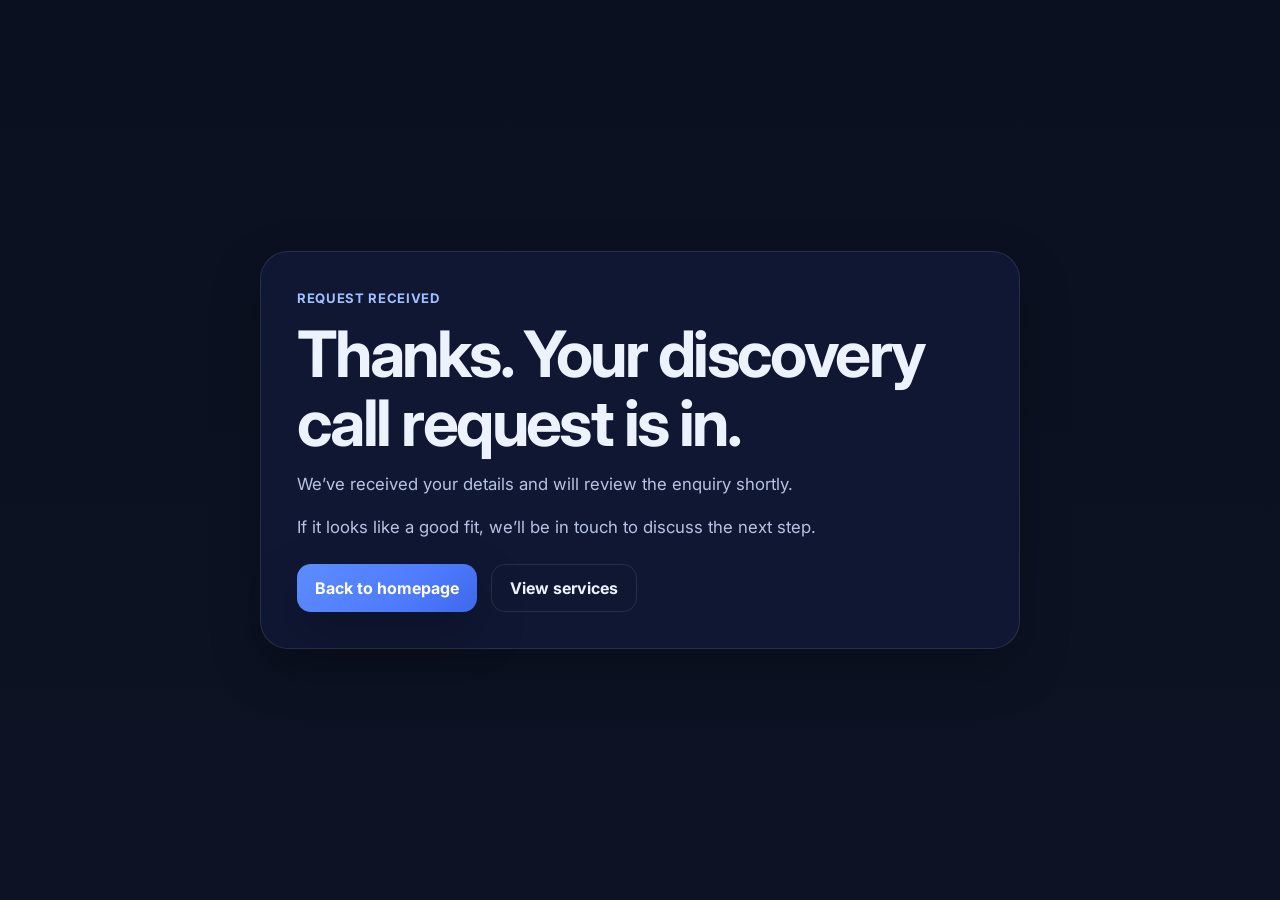
<file: thank-you.html>
<!doctype html>
<html lang="en">
<head>
  <meta charset="UTF-8" />
  <meta name="viewport" content="width=device-width, initial-scale=1.0" />
  <title>Thank You | innovatr.ai</title>
  <meta name="robots" content="noindex,nofollow" />
  <meta name="description" content="Thanks for contacting innovatr.ai. Your discovery call request has been received." />
  <link rel="canonical" href="https://innovatr.ai/thank-you.html" />
  <link rel="preconnect" href="https://fonts.googleapis.com">
  <link rel="preconnect" href="https://fonts.gstatic.com" crossorigin>
  <link href="https://fonts.googleapis.com/css2?family=Inter:wght@400;500;600;700;800&display=swap" rel="stylesheet">
  <style>
    :root {
      --bg: #0d1324;
      --panel: rgba(18, 25, 54, 0.88);
      --text: #edf2ff;
      --muted: #b7c3e2;
      --line: rgba(255,255,255,0.1);
      --brand: #4f7cff;
      --shadow: 0 20px 50px rgba(0, 0, 0, 0.25);
    }
    * { box-sizing: border-box; }
    body {
      margin: 0;
      min-height: 100vh;
      display: grid;
      place-items: center;
      padding: 24px;
      font-family: 'Inter', sans-serif;
      color: var(--text);
      background: linear-gradient(180deg, #0b1020 0%, #0d1324 100%);
    }
    .card {
      width: min(760px, 100%);
      padding: 36px;
      border-radius: 28px;
      background: var(--panel);
      border: 1px solid var(--line);
      box-shadow: var(--shadow);
    }
    .eyebrow {
      margin: 0 0 10px;
      color: #9fc0ff;
      font-size: .82rem;
      font-weight: 700;
      text-transform: uppercase;
      letter-spacing: .05em;
    }
    h1 {
      margin: 0 0 14px;
      line-height: 1.08;
      letter-spacing: -.04em;
      font-size: clamp(2.2rem, 5vw, 4rem);
    }
    p {
      margin: 0 0 16px;
      color: var(--muted);
      font-size: 1.05rem;
      line-height: 1.6;
    }
    .actions {
      display: flex;
      gap: 14px;
      flex-wrap: wrap;
      margin-top: 24px;
    }
    .btn {
      display: inline-flex;
      align-items: center;
      justify-content: center;
      gap: 10px;
      padding: 13px 18px;
      border-radius: 14px;
      background: linear-gradient(135deg, #5d8bff 0%, var(--brand) 60%, #3f68ea 100%);
      color: white;
      font-weight: 700;
      text-decoration: none;
      transition: transform .26s ease, box-shadow .26s ease, background .26s ease, border-color .26s ease;
      box-shadow: var(--shadow);
      will-change: transform;
    }
    .btn:hover {
      transform: translateY(-2px);
      box-shadow: 0 26px 60px rgba(0, 0, 0, 0.34);
      background: linear-gradient(135deg, #6c97ff 0%, #5683ff 60%, #476ff0 100%);
    }
    .btn:active {
      transform: translateY(0) scale(0.985);
      box-shadow: 0 12px 30px rgba(0, 0, 0, 0.24);
    }
    .btn:focus-visible {
      outline: 2px solid rgba(159, 192, 255, 0.95);
      outline-offset: 3px;
    }
    .btn-secondary {
      background: transparent;
      border: 1px solid var(--line);
      color: var(--text);
      box-shadow: none;
    }
    .btn-secondary:hover {
      background: rgba(255,255,255,0.08);
      border-color: rgba(255,255,255,0.18);
      box-shadow: 0 18px 40px rgba(0, 0, 0, 0.22);
    }
    @media (max-width: 640px) {
      .card { padding: 28px; }
      .btn, .btn-secondary { width: 100%; }
    }
  </style>
</head>
<body>
  <main class="card">
    <p class="eyebrow">Request received</p>
    <h1>Thanks. Your discovery call request is in.</h1>
    <p>We’ve received your details and will review the enquiry shortly.</p>
    <p>If it looks like a good fit, we’ll be in touch to discuss the next step.</p>
    <div class="actions">
      <a class="btn" href="index.html">Back to homepage</a>
      <a class="btn btn-secondary" href="index.html#services">View services</a>
    </div>
  </main>
</body>
</html>
</file>
